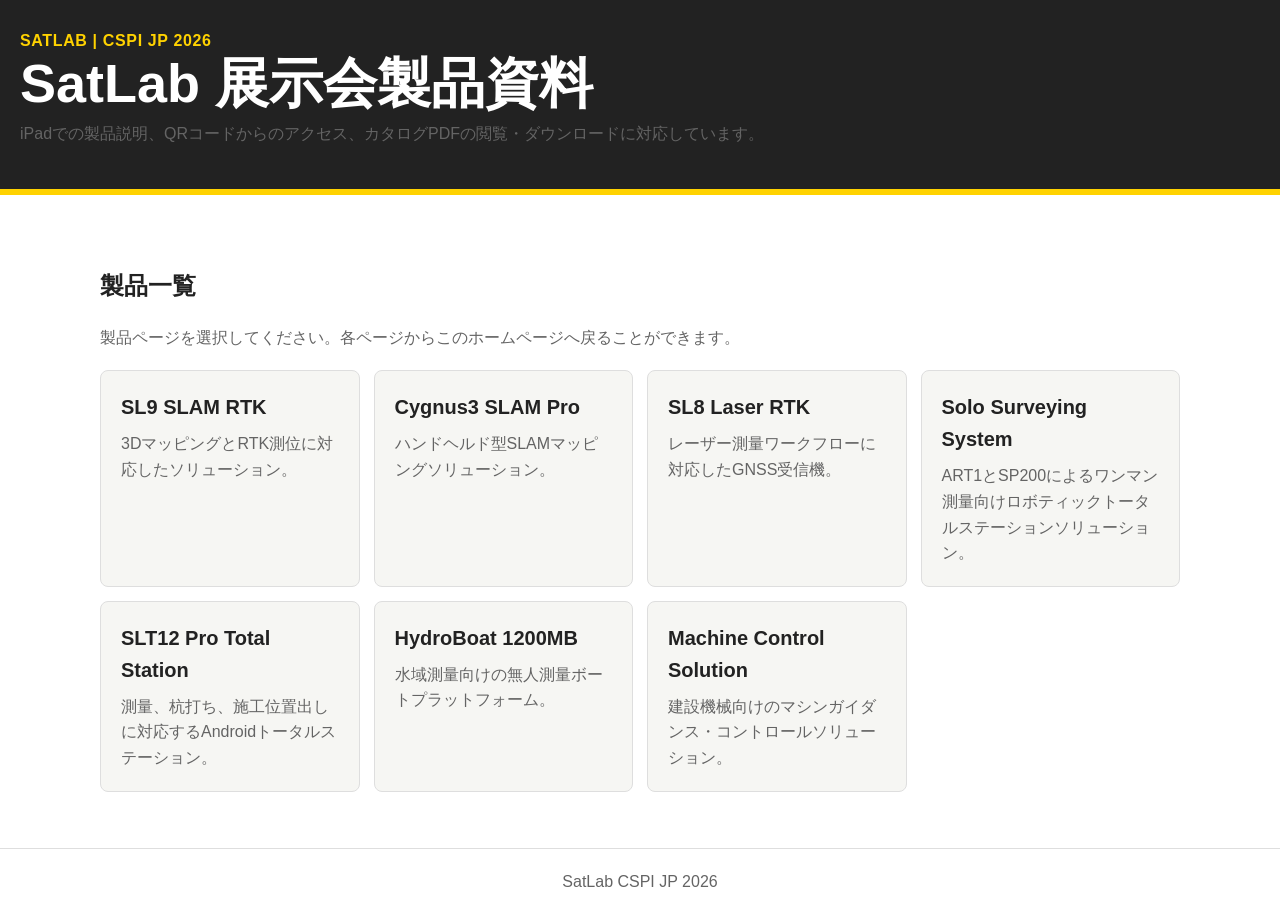
<file: index.html>
<!doctype html>
<html lang="ja">
  <head>
    <meta charset="utf-8">
    <meta name="viewport" content="width=device-width, initial-scale=1">
    <title>CSPI JP 2026 | SatLab 製品資料</title>
    <style>
      :root {
        color-scheme: light;
        --yellow: #ffd200;
        --ink: #222;
        --muted: #646464;
        --line: #dedede;
        --paper: #fff;
        --soft: #f6f6f3;
      }
      * { box-sizing: border-box; }
      body {
        margin: 0;
        font-family: Arial, "Helvetica Neue", sans-serif;
        color: var(--ink);
        background: var(--paper);
        line-height: 1.6;
      }
      header {
        background: var(--ink);
        color: #fff;
        padding: 28px 20px;
        border-bottom: 6px solid var(--yellow);
      }
      main {
        width: min(1080px, calc(100% - 32px));
        margin: 0 auto;
        padding: 36px 0 56px;
      }
      h1 { margin: 0 0 8px; font-size: clamp(30px, 5vw, 54px); line-height: 1.1; }
      h2 { margin-top: 36px; font-size: 24px; }
      p { color: var(--muted); margin: 0 0 14px; }
      .eyebrow { color: var(--yellow); font-weight: 700; letter-spacing: .04em; text-transform: uppercase; }
      .grid {
        display: grid;
        grid-template-columns: repeat(auto-fit, minmax(230px, 1fr));
        gap: 14px;
        margin-top: 20px;
      }
      a.card {
        display: block;
        min-height: 138px;
        padding: 20px;
        border: 1px solid var(--line);
        border-radius: 8px;
        background: var(--soft);
        color: inherit;
        text-decoration: none;
      }
      a.card strong { display: block; font-size: 20px; margin-bottom: 8px; }
      a.card span { color: var(--muted); }
      a.card:hover { border-color: var(--yellow); background: #fff9d8; }
      footer {
        border-top: 1px solid var(--line);
        padding: 20px;
        color: var(--muted);
        text-align: center;
      }
    </style>
  </head>
  <body>
    <header>
      <div class="eyebrow">satlab | CSPI JP 2026</div>
      <h1>SatLab 展示会製品資料</h1>
      <p>iPadでの製品説明、QRコードからのアクセス、カタログPDFの閲覧・ダウンロードに対応しています。</p>
    </header>
    <main>
      <h2>製品一覧</h2>
      <p>製品ページを選択してください。各ページからこのホームページへ戻ることができます。</p>
      <section class="grid" aria-label="製品ページへのリンク">
        <a class="card" href="satlab/sl9-slam-rtk/"><strong>SL9 SLAM RTK</strong><span>3DマッピングとRTK測位に対応したソリューション。</span></a>
        <a class="card" href="satlab/cygnus3-slam-pro/"><strong>Cygnus3 SLAM Pro</strong><span>ハンドヘルド型SLAMマッピングソリューション。</span></a>
        <a class="card" href="satlab/sl8-laser-rtk/"><strong>SL8 Laser RTK</strong><span>レーザー測量ワークフローに対応したGNSS受信機。</span></a>
        <a class="card" href="satlab/ats1/"><strong>Solo Surveying System</strong><span>ART1とSP200によるワンマン測量向けロボティックトータルステーションソリューション。</span></a>
        <a class="card" href="satlab/slt12-android-total-station/"><strong>SLT12 Pro Total Station</strong><span>測量、杭打ち、施工位置出しに対応するAndroidトータルステーション。</span></a>
        <a class="card" href="satlab/hydroboat-1200mb/"><strong>HydroBoat 1200MB</strong><span>水域測量向けの無人測量ボートプラットフォーム。</span></a>
        <a class="card" href="satlab/machine-control-solution/"><strong>Machine Control Solution</strong><span>建設機械向けのマシンガイダンス・コントロールソリューション。</span></a>
      </section>
    </main>
    <footer>SatLab CSPI JP 2026</footer>
  </body>
</html>
</file>
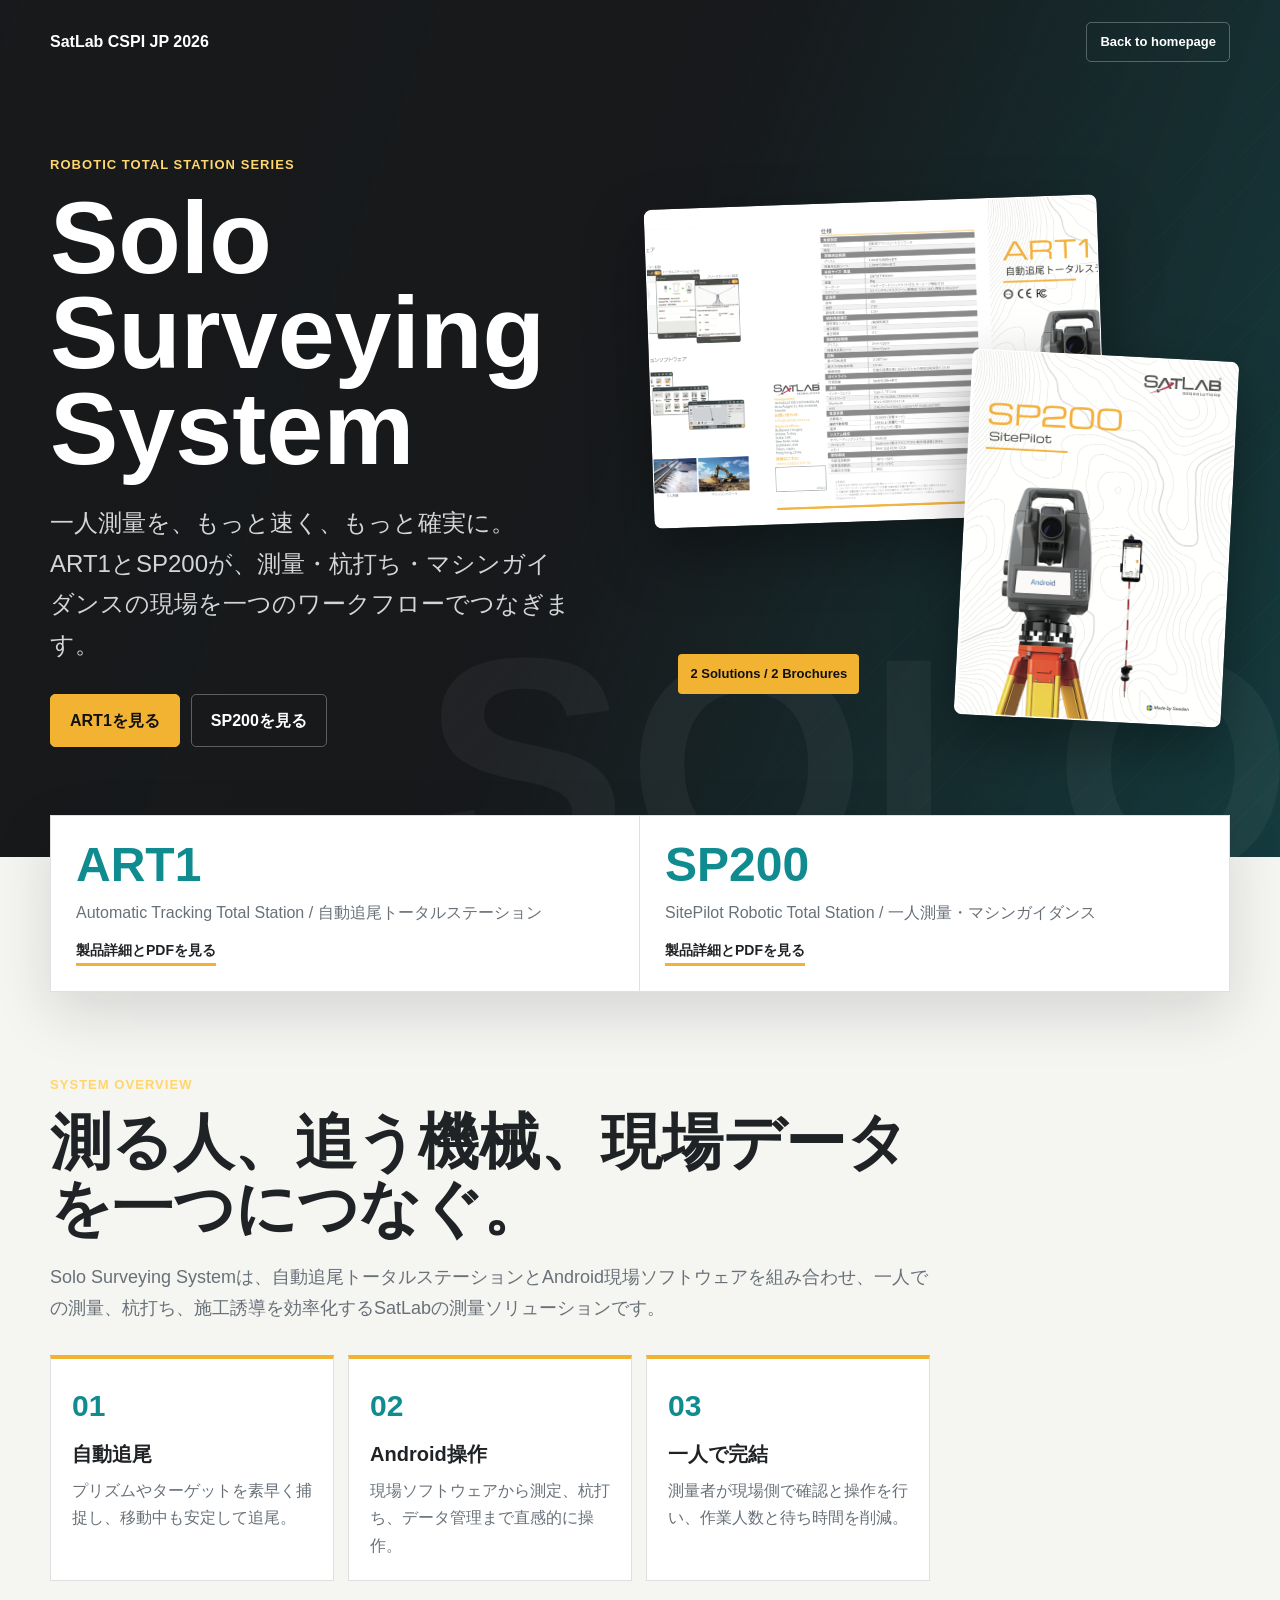
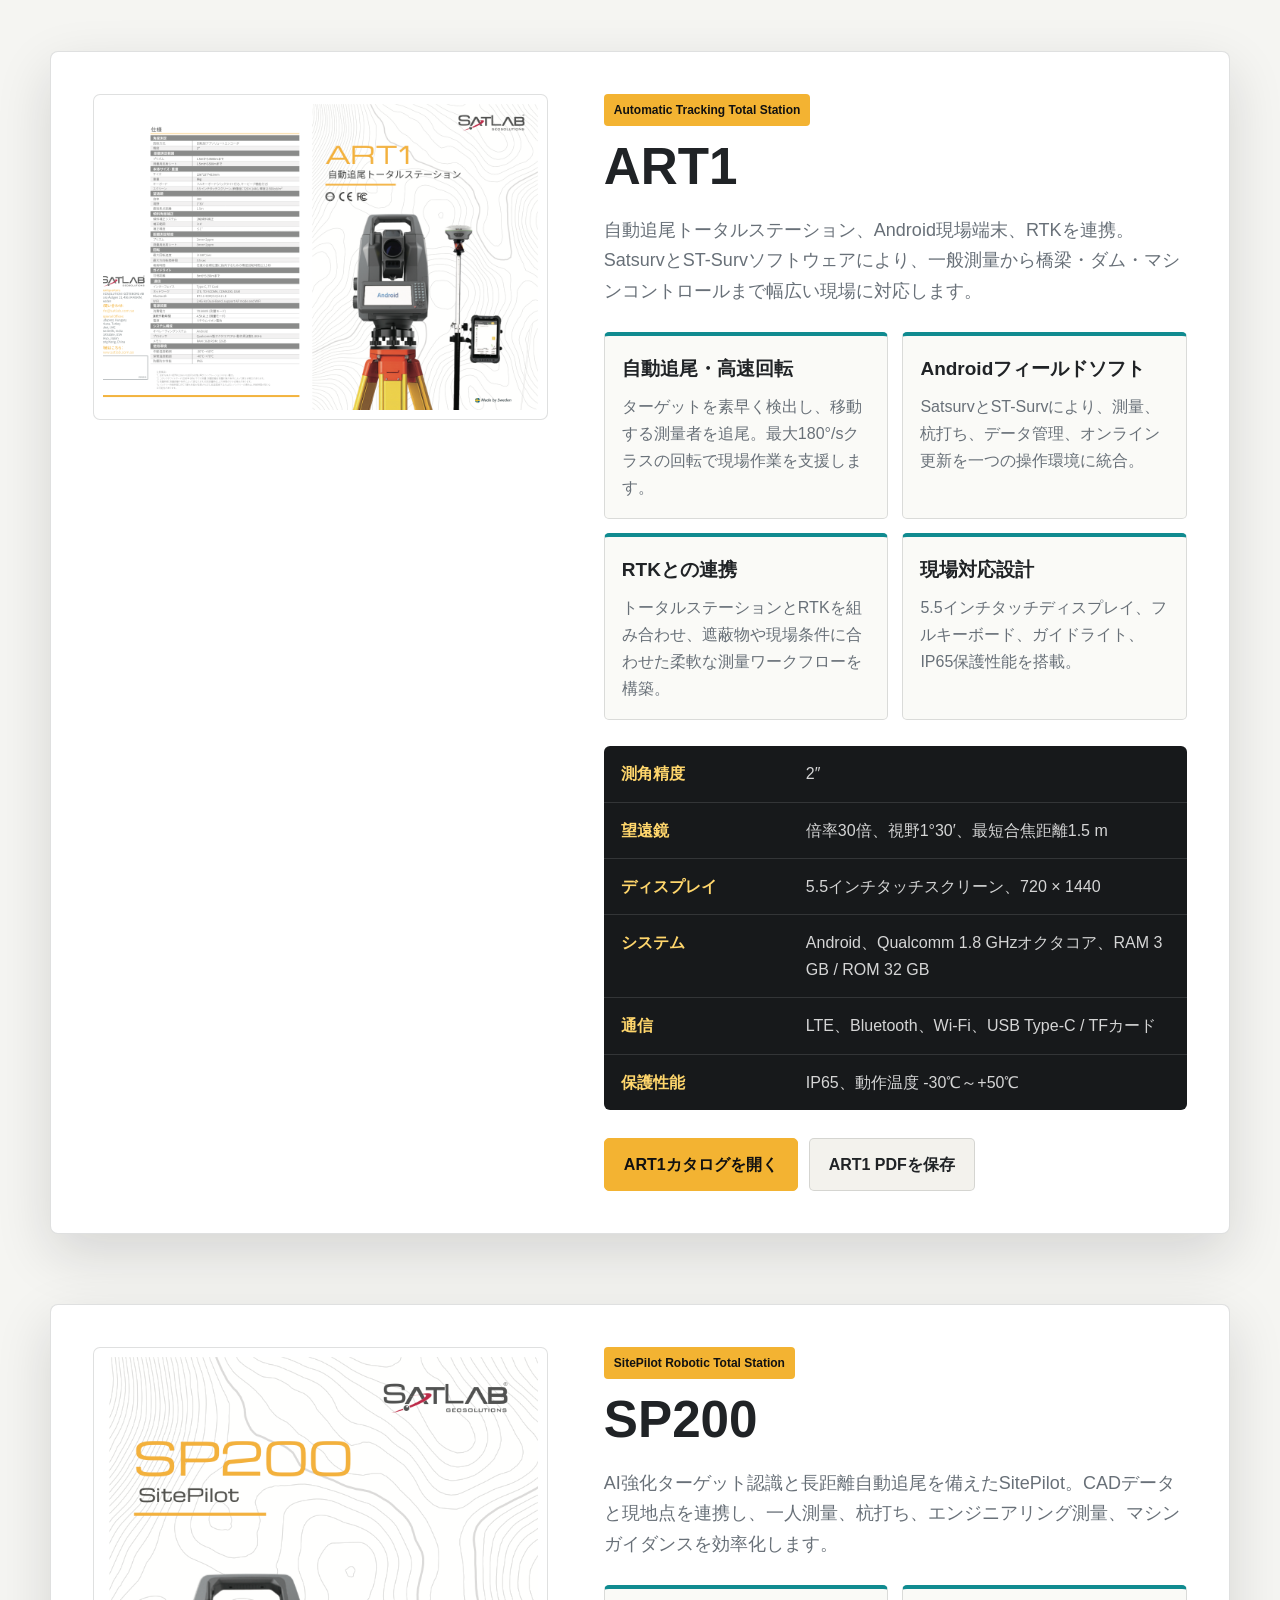
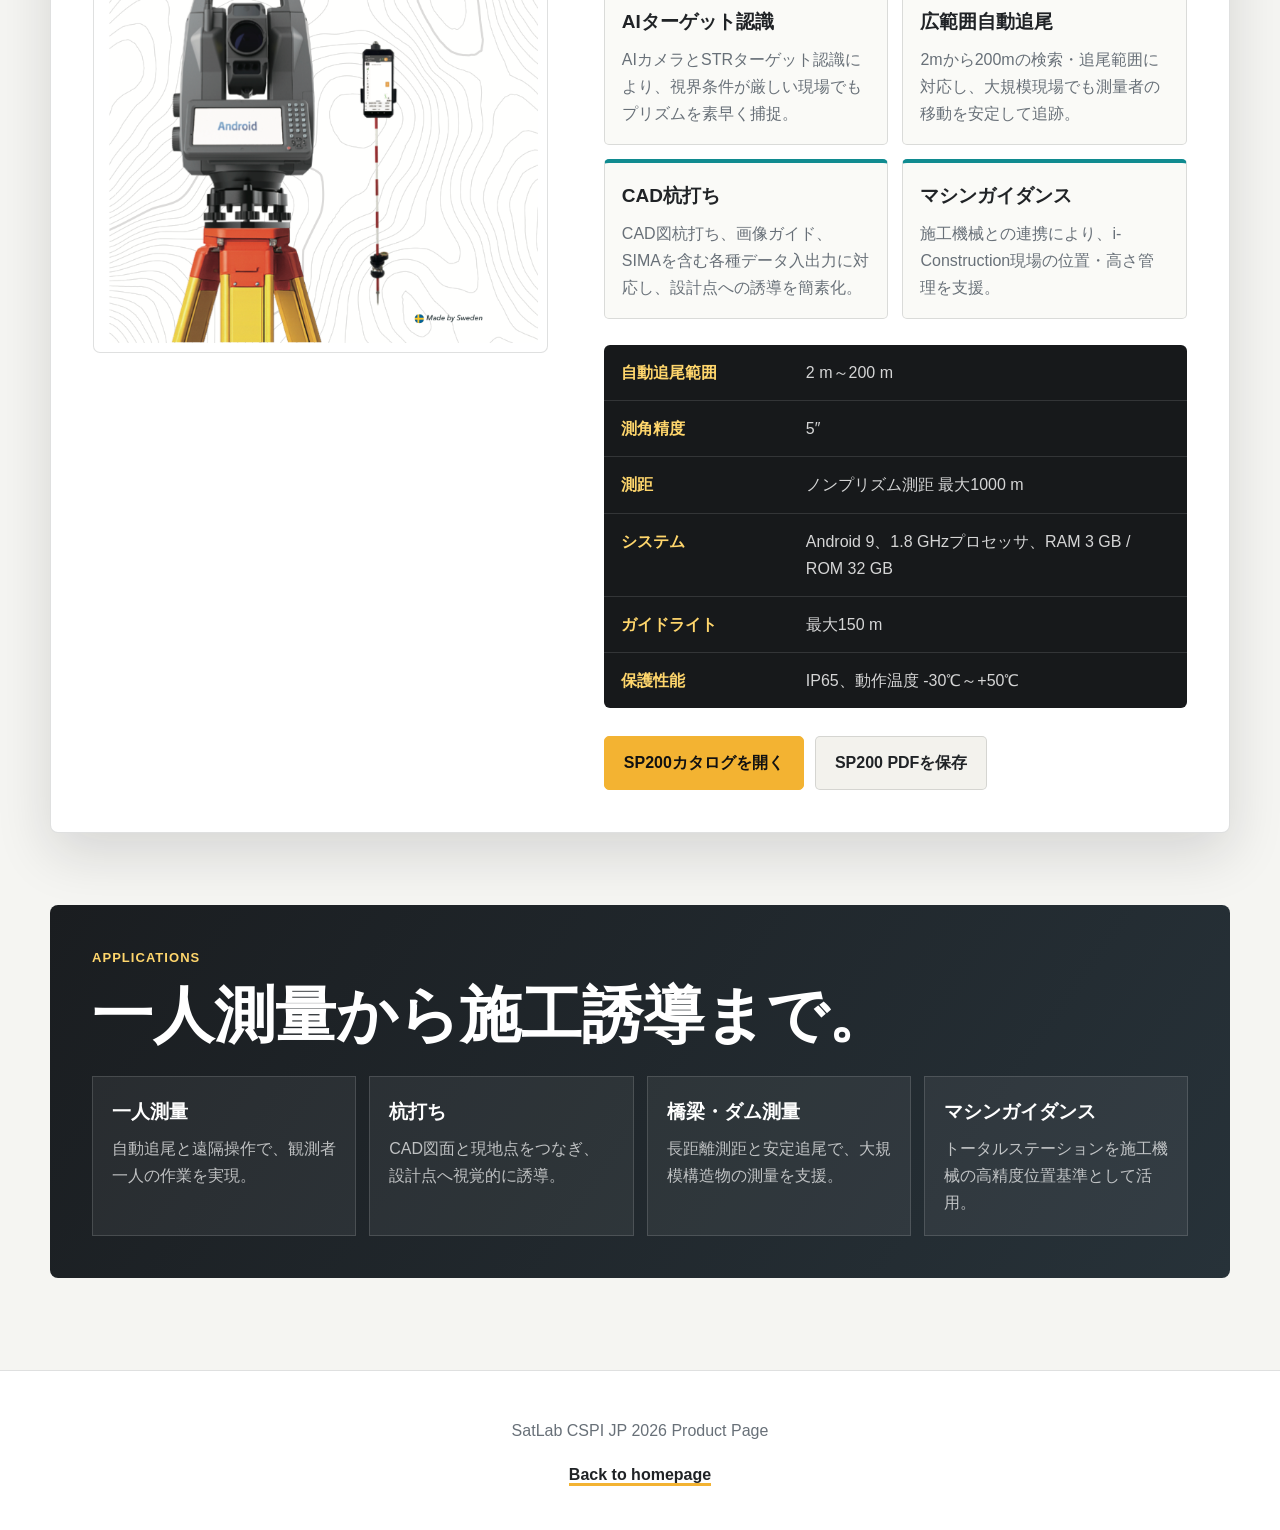
<file: satlab/ats1/index.html>
<!doctype html>
<html lang="ja">
<head>
  <meta charset="utf-8">
  <meta name="viewport" content="width=device-width, initial-scale=1">
  <meta name="description" content="SatLab Solo Surveying System: ART1 and SP200 robotic total station solutions for one-person surveying.">
  <title>Solo Surveying System | SatLab CSPI JP 2026</title>
  <style>
    :root {
      color-scheme: light;
      --yellow: #f3b332;
      --yellow-soft: #ffd66c;
      --ink: #202326;
      --dark: #17191b;
      --paper: #f5f5f2;
      --white: #fff;
      --muted: #687078;
      --line: rgba(32, 35, 38, .14);
      --teal: #108b90;
      --shadow: 0 20px 55px rgba(20, 24, 28, .14);
    }

    * { box-sizing: border-box; }
    html { scroll-behavior: smooth; }
    body {
      margin: 0;
      color: var(--ink);
      background: var(--paper);
      font-family: Arial, "Helvetica Neue", sans-serif;
      line-height: 1.7;
    }
    a { color: inherit; text-decoration: none; }
    img { display: block; max-width: 100%; }
    .shell { width: min(1180px, calc(100% - 36px)); margin: 0 auto; }

    .hero {
      position: relative;
      min-height: 88svh;
      overflow: hidden;
      color: var(--white);
      background: var(--dark);
    }
    .hero::before {
      position: absolute;
      inset: 0;
      content: "";
      background:
        linear-gradient(110deg, rgba(23, 25, 27, .98) 0%, rgba(23, 25, 27, .9) 48%, rgba(16, 139, 144, .3) 100%),
        repeating-linear-gradient(135deg, transparent 0 25px, rgba(255,255,255,.025) 25px 26px);
    }
    .hero::after {
      position: absolute;
      right: -1vw;
      bottom: -2vw;
      content: "SOLO";
      color: rgba(255,255,255,.045);
      font-size: clamp(130px, 24vw, 350px);
      font-weight: 900;
      line-height: .76;
    }
    .nav {
      position: relative;
      z-index: 2;
      display: flex;
      align-items: center;
      justify-content: space-between;
      padding: 22px 0;
      font-weight: 800;
    }
    .nav a {
      padding: 8px 13px;
      border: 1px solid rgba(255,255,255,.28);
      border-radius: 5px;
      font-size: 13px;
    }
    .hero-grid {
      position: relative;
      z-index: 1;
      display: grid;
      grid-template-columns: minmax(0, .9fr) minmax(430px, 1fr);
      gap: clamp(34px, 6vw, 82px);
      align-items: center;
      padding: 70px 0 110px;
    }
    .eyebrow,
    .kicker {
      margin: 0 0 14px;
      color: var(--yellow-soft);
      font-size: 13px;
      font-weight: 900;
      letter-spacing: .08em;
      text-transform: uppercase;
    }
    h1 {
      max-width: 720px;
      margin: 0;
      font-size: clamp(52px, 8vw, 104px);
      line-height: .93;
    }
    .lead {
      max-width: 650px;
      margin: 27px 0 0;
      color: rgba(255,255,255,.82);
      font-size: clamp(18px, 2vw, 24px);
    }
    .hero-actions,
    .actions {
      display: flex;
      flex-wrap: wrap;
      gap: 11px;
      margin-top: 28px;
    }
    .button {
      display: inline-flex;
      min-height: 50px;
      align-items: center;
      justify-content: center;
      padding: 12px 19px;
      border: 1px solid var(--line);
      border-radius: 5px;
      font-weight: 900;
    }
    .button-primary { border-color: var(--yellow); background: var(--yellow); color: #111; }
    .button-dark { border-color: rgba(255,255,255,.3); color: #fff; }
    .button-secondary { background: #f3f2ed; }
    .hero-visual {
      position: relative;
      min-height: 540px;
    }
    .visual-card {
      position: absolute;
      overflow: hidden;
      border: 1px solid rgba(255,255,255,.2);
      border-radius: 8px;
      background: #fff;
      box-shadow: 0 24px 60px rgba(0,0,0,.34);
    }
    .visual-card img { width: 100%; height: 100%; object-fit: cover; object-position: center; }
    .visual-card.art1 {
      top: 4%;
      left: 0;
      width: 78%;
      aspect-ratio: 1.42;
      transform: rotate(-2deg);
    }
    .visual-card.sp200 {
      right: 0;
      bottom: 0;
      width: 46%;
      aspect-ratio: .73;
      transform: rotate(3deg);
    }
    .visual-label {
      position: absolute;
      z-index: 3;
      left: 5%;
      bottom: 5%;
      padding: 9px 12px;
      border-radius: 4px;
      color: #111;
      background: var(--yellow);
      font-size: 13px;
      font-weight: 900;
    }

    .system-nav {
      position: relative;
      z-index: 3;
      display: grid;
      grid-template-columns: repeat(2, minmax(0, 1fr));
      margin-top: -42px;
      border: 1px solid var(--line);
      background: var(--white);
      box-shadow: var(--shadow);
    }
    .system-nav a {
      min-height: 150px;
      padding: 25px;
      border-right: 1px solid var(--line);
    }
    .system-nav a:last-child { border-right: 0; }
    .system-nav strong {
      display: block;
      color: var(--teal);
      font-size: clamp(30px, 4vw, 48px);
      line-height: 1;
    }
    .system-nav span { display: block; margin-top: 10px; color: var(--muted); }
    .system-nav b {
      display: inline-block;
      margin-top: 13px;
      border-bottom: 3px solid var(--yellow);
      font-size: 14px;
    }

    main { padding: 82px 0 92px; }
    .overview { max-width: 880px; }
    h2 {
      margin: 0;
      font-size: clamp(35px, 5vw, 61px);
      line-height: 1.08;
    }
    .intro { margin: 20px 0 0; color: var(--muted); font-size: 18px; }
    .workflow {
      display: grid;
      grid-template-columns: repeat(3, minmax(0, 1fr));
      gap: 14px;
      margin-top: 32px;
    }
    .workflow article {
      min-height: 180px;
      padding: 21px;
      border: 1px solid var(--line);
      border-top: 4px solid var(--yellow);
      background: #fff;
    }
    .workflow strong { display: block; color: var(--teal); font-size: 30px; }
    .workflow h3 { margin: 6px 0; font-size: 20px; }
    .workflow p { margin: 0; color: var(--muted); }

    .product {
      margin-top: 70px;
      padding: clamp(22px, 4vw, 42px);
      border: 1px solid var(--line);
      border-radius: 8px;
      background: var(--white);
      box-shadow: var(--shadow);
    }
    .product-grid {
      display: grid;
      grid-template-columns: minmax(310px, .78fr) 1fr;
      gap: clamp(28px, 5vw, 56px);
      align-items: start;
    }
    .cover {
      position: sticky;
      top: 18px;
      margin: 0;
      padding: 9px;
      border: 1px solid var(--line);
      border-radius: 7px;
      background: #fff;
    }
    .cover img { width: 100%; border-radius: 4px; }
    .cover.art1-cover img { aspect-ratio: 1.42; object-fit: cover; object-position: right center; }
    .label {
      display: inline-flex;
      margin-bottom: 13px;
      padding: 6px 10px;
      border-radius: 4px;
      color: #111;
      background: var(--yellow);
      font-size: 12px;
      font-weight: 900;
    }
    .product h2 { font-size: clamp(34px, 4vw, 54px); }
    .feature-grid {
      display: grid;
      grid-template-columns: repeat(2, minmax(0, 1fr));
      gap: 14px;
      margin: 26px 0;
    }
    .feature {
      padding: 17px;
      border: 1px solid var(--line);
      border-top: 4px solid var(--teal);
      border-radius: 5px;
      background: #fafaf7;
    }
    .feature h3 { margin: 0 0 7px; font-size: 19px; }
    .feature p,
    .feature ul { margin: 0; color: var(--muted); }
    .feature ul { padding-left: 18px; }
    .specs {
      margin: 0;
      overflow: hidden;
      border-radius: 6px;
      color: #fff;
      background: var(--dark);
    }
    .spec {
      display: grid;
      grid-template-columns: 170px 1fr;
      gap: 15px;
      padding: 14px 17px;
      border-bottom: 1px solid rgba(255,255,255,.12);
    }
    .spec:last-child { border-bottom: 0; }
    .spec dt { color: var(--yellow-soft); font-weight: 900; }
    .spec dd { margin: 0; color: rgba(255,255,255,.82); }

    .applications {
      margin-top: 72px;
      padding: clamp(24px, 4vw, 42px);
      border-radius: 8px;
      color: #fff;
      background: linear-gradient(125deg, #1a1d20, #273239);
    }
    .application-grid {
      display: grid;
      grid-template-columns: repeat(4, minmax(0, 1fr));
      gap: 13px;
      margin-top: 27px;
    }
    .application-grid article {
      min-height: 145px;
      padding: 19px;
      border: 1px solid rgba(255,255,255,.14);
      background: rgba(255,255,255,.06);
    }
    .application-grid h3 { margin: 0 0 7px; font-size: 19px; }
    .application-grid p { margin: 0; color: rgba(255,255,255,.7); }
    footer {
      padding: 30px 20px 42px;
      border-top: 1px solid var(--line);
      text-align: center;
      color: var(--muted);
      background: #fff;
    }
    footer a { color: var(--ink); font-weight: 900; border-bottom: 3px solid var(--yellow); }

    @media (max-width: 920px) {
      .hero-grid,
      .product-grid { grid-template-columns: 1fr; }
      .hero-visual { min-height: 520px; max-width: 720px; }
      .workflow,
      .application-grid { grid-template-columns: repeat(2, minmax(0, 1fr)); }
      .cover { position: static; max-width: 680px; }
    }
    @media (max-width: 600px) {
      .nav a { display: none; }
      .hero { min-height: 0; }
      .nav { padding: 16px 0; }
      .hero-grid { gap: 20px; padding: 28px 0 72px; }
      h1 { font-size: 44px; }
      .lead { margin-top: 17px; font-size: 16px; }
      .hero-actions { display: flex; margin-top: 20px; }
      .hero-actions .button { width: auto; min-height: 45px; padding: 10px 14px; }
      .hero-visual { min-height: 230px; }
      .visual-card.art1 { top: 0; width: 80%; }
      .visual-card.sp200 { width: 36%; }
      .visual-label { left: 2%; bottom: 0; padding: 6px 9px; font-size: 11px; }
      .system-nav,
      .workflow,
      .feature-grid,
      .application-grid { grid-template-columns: 1fr; }
      .system-nav a { min-height: auto; border-right: 0; border-bottom: 1px solid var(--line); }
      .system-nav a:last-child { border-bottom: 0; }
      .spec { grid-template-columns: 1fr; gap: 4px; }
      .hero-actions,
      .actions { display: grid; }
      .button { width: 100%; }
    }
  </style>
</head>
<body>
  <header class="hero">
    <nav class="nav shell" aria-label="Page navigation">
      <div>SatLab CSPI JP 2026</div>
      <a href="../../index.html">Back to homepage</a>
    </nav>
    <div class="hero-grid shell">
      <div>
        <p class="eyebrow">Robotic Total Station Series</p>
        <h1>Solo Surveying System</h1>
        <p class="lead">一人測量を、もっと速く、もっと確実に。ART1とSP200が、測量・杭打ち・マシンガイダンスの現場を一つのワークフローでつなぎます。</p>
        <div class="hero-actions">
          <a class="button button-primary" href="#art1">ART1を見る</a>
          <a class="button button-dark" href="#sp200">SP200を見る</a>
        </div>
      </div>
      <div class="hero-visual" aria-label="ART1 and SP200 brochure covers">
        <div class="visual-card art1">
          <img src="art1-cover.png" alt="ART1 brochure cover">
        </div>
        <div class="visual-card sp200">
          <img src="sp200-cover.png" alt="SP200 brochure cover">
        </div>
        <span class="visual-label">2 Solutions / 2 Brochures</span>
      </div>
    </div>
  </header>

  <nav class="system-nav shell" aria-label="Solo Surveying products">
    <a href="#art1">
      <strong>ART1</strong>
      <span>Automatic Tracking Total Station / 自動追尾トータルステーション</span>
      <b>製品詳細とPDFを見る</b>
    </a>
    <a href="#sp200">
      <strong>SP200</strong>
      <span>SitePilot Robotic Total Station / 一人測量・マシンガイダンス</span>
      <b>製品詳細とPDFを見る</b>
    </a>
  </nav>

  <main class="shell">
    <section class="overview">
      <p class="kicker">System Overview</p>
      <h2>測る人、追う機械、現場データを一つにつなぐ。</h2>
      <p class="intro">Solo Surveying Systemは、自動追尾トータルステーションとAndroid現場ソフトウェアを組み合わせ、一人での測量、杭打ち、施工誘導を効率化するSatLabの測量ソリューションです。</p>
      <div class="workflow">
        <article>
          <strong>01</strong>
          <h3>自動追尾</h3>
          <p>プリズムやターゲットを素早く捕捉し、移動中も安定して追尾。</p>
        </article>
        <article>
          <strong>02</strong>
          <h3>Android操作</h3>
          <p>現場ソフトウェアから測定、杭打ち、データ管理まで直感的に操作。</p>
        </article>
        <article>
          <strong>03</strong>
          <h3>一人で完結</h3>
          <p>測量者が現場側で確認と操作を行い、作業人数と待ち時間を削減。</p>
        </article>
      </div>
    </section>

    <section class="product" id="art1">
      <div class="product-grid">
        <figure class="cover art1-cover">
          <img src="art1-cover.png" alt="ART1 Japanese brochure">
        </figure>
        <div>
          <span class="label">Automatic Tracking Total Station</span>
          <h2>ART1</h2>
          <p class="intro">自動追尾トータルステーション、Android現場端末、RTKを連携。SatsurvとST-Survソフトウェアにより、一般測量から橋梁・ダム・マシンコントロールまで幅広い現場に対応します。</p>
          <div class="feature-grid">
            <article class="feature">
              <h3>自動追尾・高速回転</h3>
              <p>ターゲットを素早く検出し、移動する測量者を追尾。最大180°/sクラスの回転で現場作業を支援します。</p>
            </article>
            <article class="feature">
              <h3>Androidフィールドソフト</h3>
              <p>SatsurvとST-Survにより、測量、杭打ち、データ管理、オンライン更新を一つの操作環境に統合。</p>
            </article>
            <article class="feature">
              <h3>RTKとの連携</h3>
              <p>トータルステーションとRTKを組み合わせ、遮蔽物や現場条件に合わせた柔軟な測量ワークフローを構築。</p>
            </article>
            <article class="feature">
              <h3>現場対応設計</h3>
              <p>5.5インチタッチディスプレイ、フルキーボード、ガイドライト、IP65保護性能を搭載。</p>
            </article>
          </div>
          <dl class="specs">
            <div class="spec"><dt>測角精度</dt><dd>2″</dd></div>
            <div class="spec"><dt>望遠鏡</dt><dd>倍率30倍、視野1°30′、最短合焦距離1.5 m</dd></div>
            <div class="spec"><dt>ディスプレイ</dt><dd>5.5インチタッチスクリーン、720 × 1440</dd></div>
            <div class="spec"><dt>システム</dt><dd>Android、Qualcomm 1.8 GHzオクタコア、RAM 3 GB / ROM 32 GB</dd></div>
            <div class="spec"><dt>通信</dt><dd>LTE、Bluetooth、Wi-Fi、USB Type-C / TFカード</dd></div>
            <div class="spec"><dt>保護性能</dt><dd>IP65、動作温度 -30℃～+50℃</dd></div>
          </dl>
          <div class="actions">
            <a class="button button-primary" href="art1-brochure-jp.pdf" target="_blank" rel="noopener">ART1カタログを開く</a>
            <a class="button button-secondary" href="art1-brochure-jp.pdf" download>ART1 PDFを保存</a>
          </div>
        </div>
      </div>
    </section>

    <section class="product" id="sp200">
      <div class="product-grid">
        <figure class="cover">
          <img src="sp200-cover.png" alt="SP200 SitePilot Japanese brochure">
        </figure>
        <div>
          <span class="label">SitePilot Robotic Total Station</span>
          <h2>SP200</h2>
          <p class="intro">AI強化ターゲット認識と長距離自動追尾を備えたSitePilot。CADデータと現地点を連携し、一人測量、杭打ち、エンジニアリング測量、マシンガイダンスを効率化します。</p>
          <div class="feature-grid">
            <article class="feature">
              <h3>AIターゲット認識</h3>
              <p>AIカメラとSTRターゲット認識により、視界条件が厳しい現場でもプリズムを素早く捕捉。</p>
            </article>
            <article class="feature">
              <h3>広範囲自動追尾</h3>
              <p>2mから200mの検索・追尾範囲に対応し、大規模現場でも測量者の移動を安定して追跡。</p>
            </article>
            <article class="feature">
              <h3>CAD杭打ち</h3>
              <p>CAD図杭打ち、画像ガイド、SIMAを含む各種データ入出力に対応し、設計点への誘導を簡素化。</p>
            </article>
            <article class="feature">
              <h3>マシンガイダンス</h3>
              <p>施工機械との連携により、i-Construction現場の位置・高さ管理を支援。</p>
            </article>
          </div>
          <dl class="specs">
            <div class="spec"><dt>自動追尾範囲</dt><dd>2 m～200 m</dd></div>
            <div class="spec"><dt>測角精度</dt><dd>5″</dd></div>
            <div class="spec"><dt>測距</dt><dd>ノンプリズム測距 最大1000 m</dd></div>
            <div class="spec"><dt>システム</dt><dd>Android 9、1.8 GHzプロセッサ、RAM 3 GB / ROM 32 GB</dd></div>
            <div class="spec"><dt>ガイドライト</dt><dd>最大150 m</dd></div>
            <div class="spec"><dt>保護性能</dt><dd>IP65、動作温度 -30℃～+50℃</dd></div>
          </dl>
          <div class="actions">
            <a class="button button-primary" href="sp200-brochure-jp.pdf" target="_blank" rel="noopener">SP200カタログを開く</a>
            <a class="button button-secondary" href="sp200-brochure-jp.pdf" download>SP200 PDFを保存</a>
          </div>
        </div>
      </div>
    </section>

    <section class="applications">
      <p class="kicker">Applications</p>
      <h2>一人測量から施工誘導まで。</h2>
      <div class="application-grid">
        <article>
          <h3>一人測量</h3>
          <p>自動追尾と遠隔操作で、観測者一人の作業を実現。</p>
        </article>
        <article>
          <h3>杭打ち</h3>
          <p>CAD図面と現地点をつなぎ、設計点へ視覚的に誘導。</p>
        </article>
        <article>
          <h3>橋梁・ダム測量</h3>
          <p>長距離測距と安定追尾で、大規模構造物の測量を支援。</p>
        </article>
        <article>
          <h3>マシンガイダンス</h3>
          <p>トータルステーションを施工機械の高精度位置基準として活用。</p>
        </article>
      </div>
    </section>
  </main>

  <footer>
    <p>SatLab CSPI JP 2026 Product Page</p>
    <a href="../../index.html">Back to homepage</a>
  </footer>
</body>
</html>
</file>
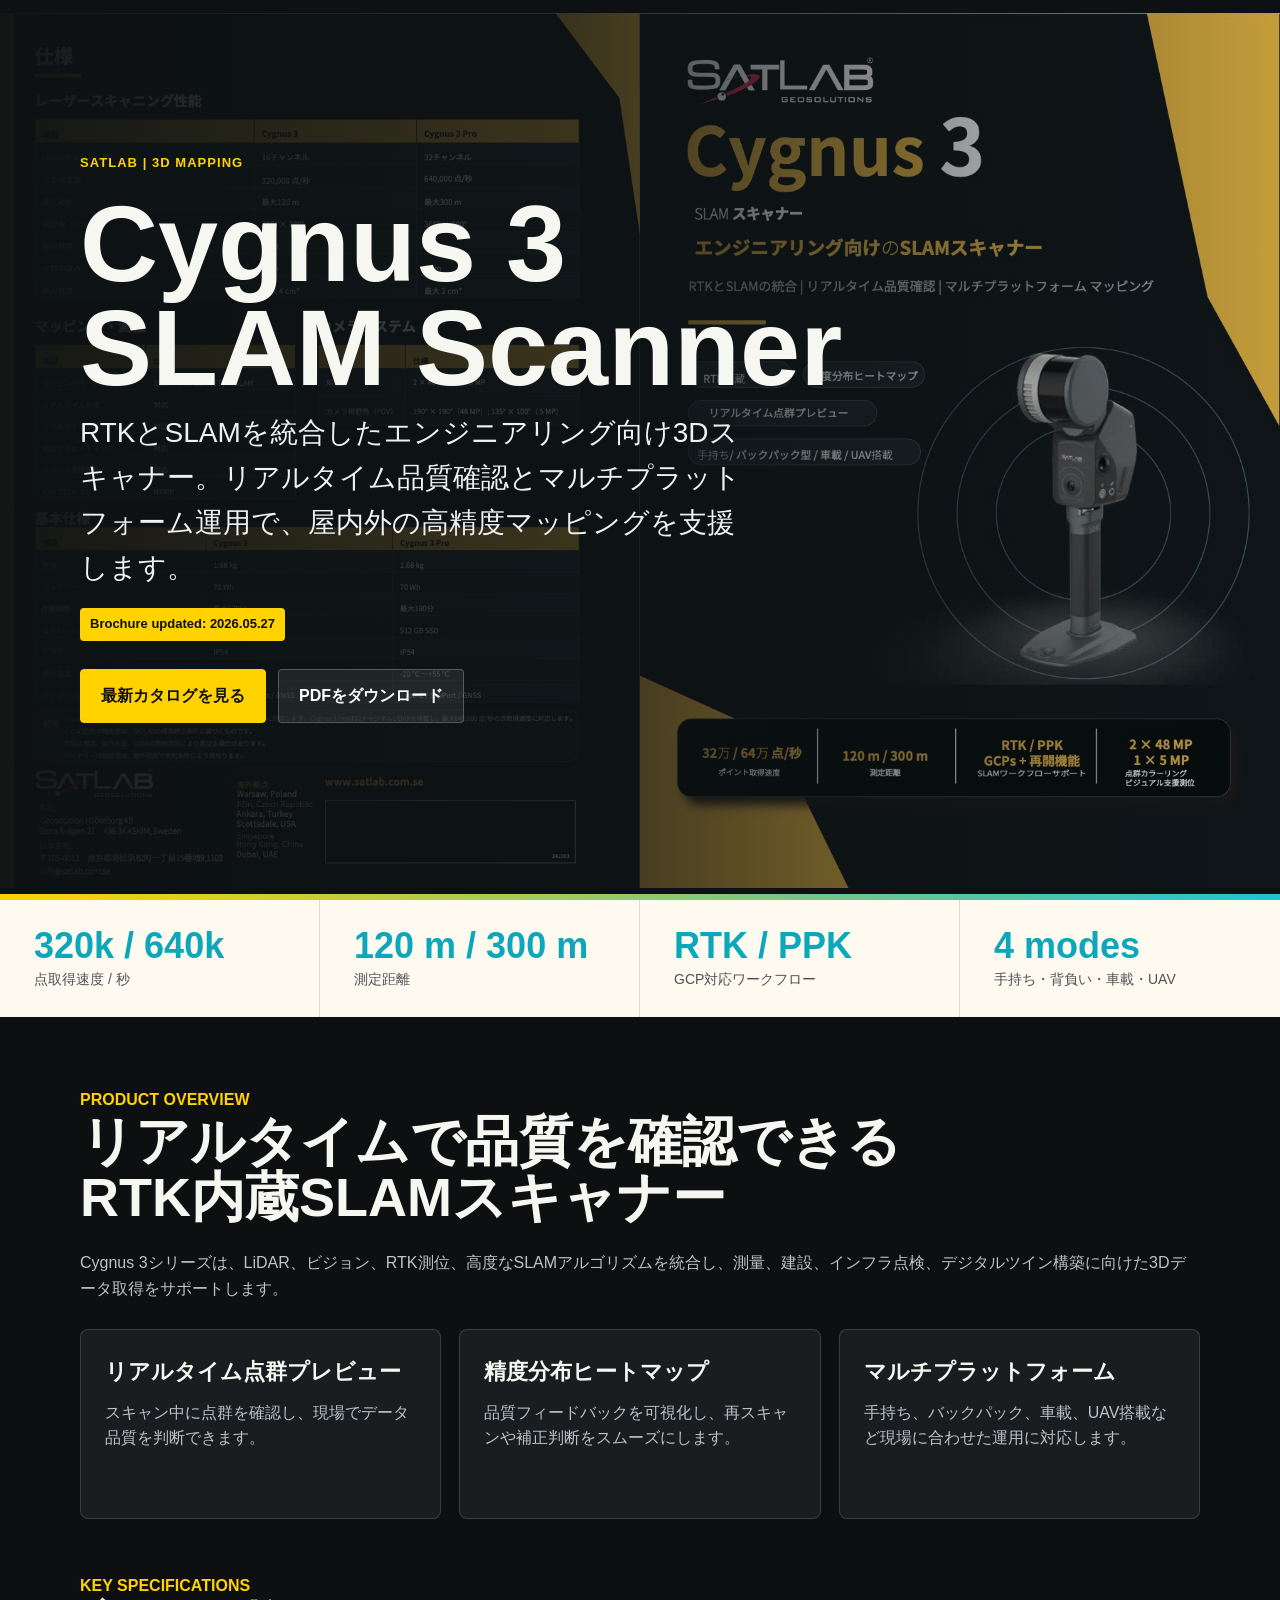
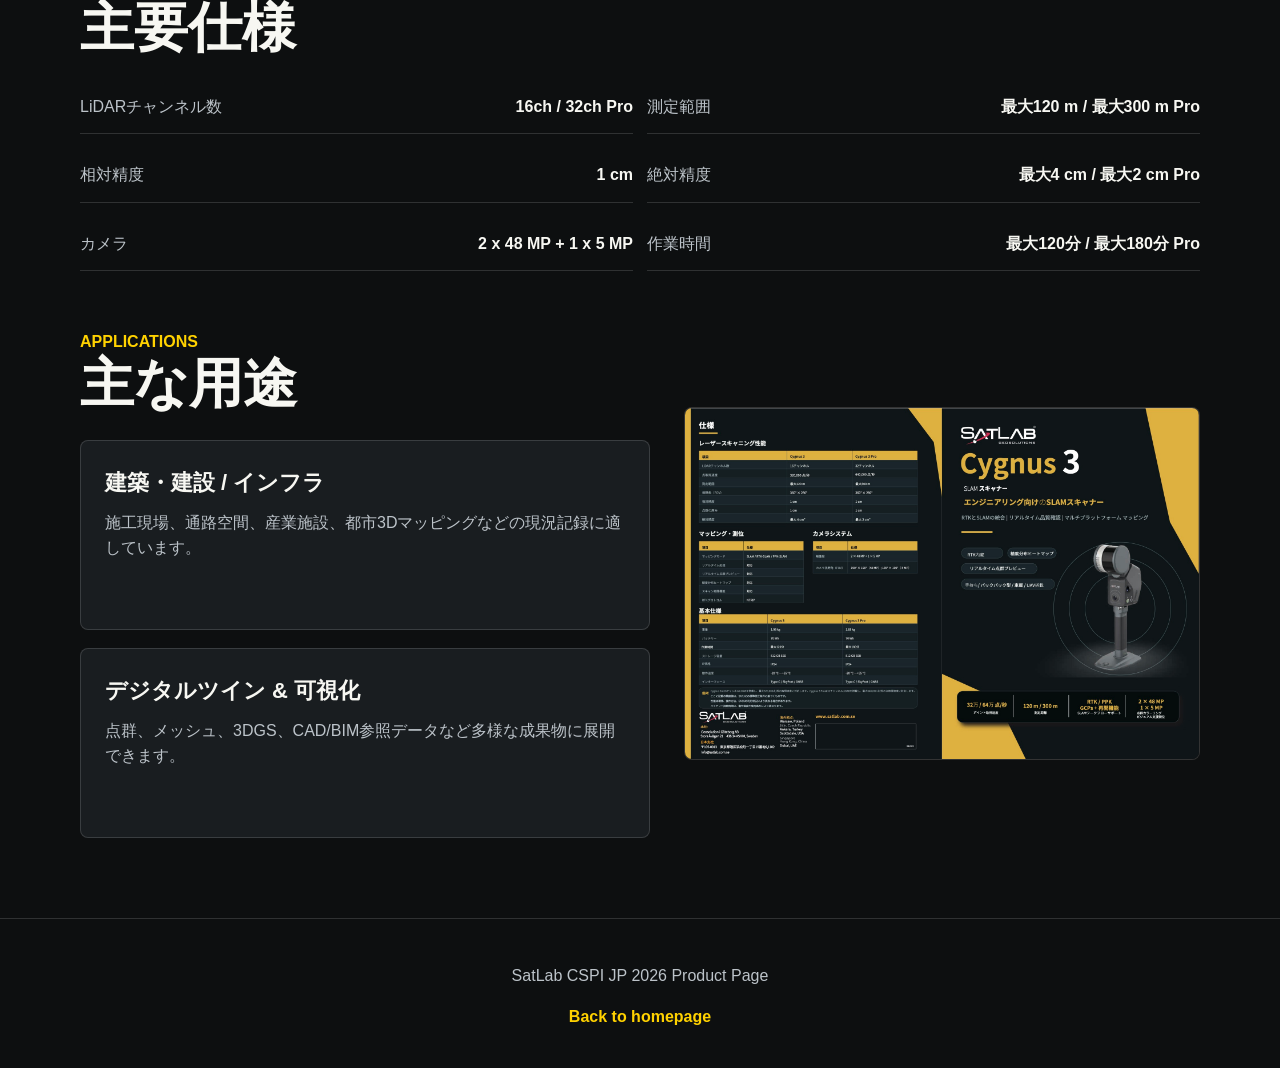
<file: satlab/cygnus3-slam-pro/index.html>
<!doctype html>
<html lang="ja">
<head>
  <meta charset="utf-8">
  <meta name="viewport" content="width=device-width, initial-scale=1">
  <meta name="description" content="Cygnus 3 and Cygnus 3 Pro SLAM scanner product page for SatLab CSPI JP 2026.">
  <title>Cygnus 3 SLAM Scanner | SatLab CSPI JP 2026</title>
  <style>
    :root{color-scheme:dark;--yellow:#ffd200;--cyan:#22c1d6;--bg:#0d1113;--panel:#191d20;--line:rgba(255,255,255,.14);--text:#f7f7f2;--muted:#bcc3c9}
    *{box-sizing:border-box}
    body{margin:0;font-family:Arial,"Helvetica Neue",sans-serif;color:var(--text);background:#0d0f10;line-height:1.6}
    a{color:inherit}
    .hero{min-height:100svh;display:grid;align-items:center;position:relative;overflow:hidden;background:var(--bg)}
    .hero:before{content:"";position:absolute;inset:0;background:linear-gradient(90deg,rgba(13,17,19,.97),rgba(13,17,19,.78) 45%,rgba(13,17,19,.12)),url("../../cygnus3-cover.jpg?v=e53f202") right center/contain no-repeat}
    .hero:after{content:"";position:absolute;left:0;right:0;bottom:0;height:6px;background:linear-gradient(90deg,var(--yellow),var(--cyan))}
    .inner,main{position:relative;width:min(1120px,calc(100% - 40px));margin:0 auto}
    .inner{padding:72px 0 96px}
    .eyebrow,.kicker{color:var(--yellow);font-weight:800}
    .eyebrow{letter-spacing:.08em;text-transform:uppercase;font-size:13px}
    h1{margin:18px 0 12px;font-size:clamp(46px,9vw,108px);line-height:.96;max-width:780px}
    h2{margin:0 0 24px;font-size:clamp(30px,5vw,54px);line-height:1.05}
    .lead{max-width:680px;color:#eef2f4;font-size:clamp(18px,2.4vw,28px);margin:0}
    .updated{display:inline-flex;margin-top:18px;color:#101112;background:var(--yellow);padding:6px 10px;border-radius:4px;font-weight:800;font-size:13px}
    .actions{display:flex;gap:12px;flex-wrap:wrap;margin-top:28px}
    .button{display:inline-flex;align-items:center;justify-content:center;min-height:48px;padding:13px 20px;border-radius:4px;text-decoration:none;font-weight:800;border:1px solid rgba(255,255,255,.24)}
    .primary{background:var(--yellow);color:#111;border-color:var(--yellow)}
    .secondary{background:rgba(255,255,255,.08);color:#fff}
    .stats{display:grid;grid-template-columns:repeat(4,minmax(0,1fr));background:#fffaf0;color:#111}
    .stat{padding:26px clamp(18px,3vw,34px);border-right:1px solid rgba(0,0,0,.12)}
    .stat:last-child{border-right:0}
    .stat strong{display:block;color:#0ca7bb;font-size:clamp(24px,4vw,36px);line-height:1.1}
    .stat span{color:#4d5156;font-size:14px}
    main{padding:70px 0 80px}
    .note{color:var(--muted);margin-bottom:28px}
    .grid{display:grid;grid-template-columns:repeat(3,minmax(0,1fr));gap:18px;margin:28px 0 54px}
    .card{background:var(--panel);border:1px solid var(--line);border-radius:8px;padding:24px;min-height:190px}
    .card h3{margin:0 0 10px;font-size:22px}
    .card p{color:var(--muted);margin:0}
    .specs{display:grid;grid-template-columns:repeat(2,minmax(0,1fr));gap:14px;margin:24px 0 58px}
    .spec{display:flex;justify-content:space-between;gap:18px;border-bottom:1px solid var(--line);padding:14px 0}
    .spec span{color:var(--muted)}
    .spec strong{text-align:right}
    .split{display:grid;grid-template-columns:1.05fr .95fr;gap:34px;align-items:center}
    .visual{background:#111;border-radius:8px;overflow:hidden;border:1px solid var(--line)}
    .visual img{display:block;width:100%;height:auto}
    footer{border-top:1px solid var(--line);padding:28px 20px 38px;text-align:center;color:var(--muted)}
    footer a{color:var(--yellow);font-weight:800;text-decoration:none}
    @media(max-width:820px){.hero{min-height:auto}.hero:before{background:linear-gradient(180deg,rgba(13,17,19,.94),rgba(13,17,19,.78) 46%,rgba(13,17,19,.98)),url("../../cygnus3-cover.jpg?v=e53f202") center bottom/92% auto no-repeat}.inner{padding:52px 0 430px}.stats,.grid,.split,.specs{grid-template-columns:1fr}.stat{border-right:0;border-bottom:1px solid rgba(0,0,0,.12)}.spec{display:block}.spec strong{text-align:left}}
  </style>
</head>
<body>
  <section class="hero">
    <div class="inner">
      <div class="eyebrow">SATLAB | 3D MAPPING</div>
      <h1>Cygnus 3 SLAM Scanner</h1>
      <p class="lead">RTKとSLAMを統合したエンジニアリング向け3Dスキャナー。リアルタイム品質確認とマルチプラットフォーム運用で、屋内外の高精度マッピングを支援します。</p>
      <div class="updated">Brochure updated: 2026.05.27</div>
      <div class="actions">
        <a class="button primary" href="../cygnus3-preview.pdf" target="_blank" rel="noopener">最新カタログを見る</a>
        <a class="button secondary" href="../cygnus3-preview.pdf" download>PDFをダウンロード</a>
      </div>
    </div>
  </section>
  <section class="stats">
    <div class="stat"><strong>320k / 640k</strong><span>点取得速度 / 秒</span></div>
    <div class="stat"><strong>120 m / 300 m</strong><span>測定距離</span></div>
    <div class="stat"><strong>RTK / PPK</strong><span>GCP対応ワークフロー</span></div>
    <div class="stat"><strong>4 modes</strong><span>手持ち・背負い・車載・UAV</span></div>
  </section>
  <main>
    <div class="kicker">PRODUCT OVERVIEW</div>
    <h2>リアルタイムで品質を確認できる<br>RTK内蔵SLAMスキャナー</h2>
    <p class="note">Cygnus 3シリーズは、LiDAR、ビジョン、RTK測位、高度なSLAMアルゴリズムを統合し、測量、建設、インフラ点検、デジタルツイン構築に向けた3Dデータ取得をサポートします。</p>
    <div class="grid">
      <article class="card"><h3>リアルタイム点群プレビュー</h3><p>スキャン中に点群を確認し、現場でデータ品質を判断できます。</p></article>
      <article class="card"><h3>精度分布ヒートマップ</h3><p>品質フィードバックを可視化し、再スキャンや補正判断をスムーズにします。</p></article>
      <article class="card"><h3>マルチプラットフォーム</h3><p>手持ち、バックパック、車載、UAV搭載など現場に合わせた運用に対応します。</p></article>
    </div>
    <div class="kicker">KEY SPECIFICATIONS</div>
    <h2>主要仕様</h2>
    <div class="specs">
      <div class="spec"><span>LiDARチャンネル数</span><strong>16ch / 32ch Pro</strong></div>
      <div class="spec"><span>測定範囲</span><strong>最大120 m / 最大300 m Pro</strong></div>
      <div class="spec"><span>相対精度</span><strong>1 cm</strong></div>
      <div class="spec"><span>絶対精度</span><strong>最大4 cm / 最大2 cm Pro</strong></div>
      <div class="spec"><span>カメラ</span><strong>2 x 48 MP + 1 x 5 MP</strong></div>
      <div class="spec"><span>作業時間</span><strong>最大120分 / 最大180分 Pro</strong></div>
    </div>
    <div class="split">
      <div>
        <div class="kicker">APPLICATIONS</div>
        <h2>主な用途</h2>
        <div class="grid" style="grid-template-columns:1fr;margin-bottom:0">
          <article class="card"><h3>建築・建設 / インフラ</h3><p>施工現場、通路空間、産業施設、都市3Dマッピングなどの現況記録に適しています。</p></article>
          <article class="card"><h3>デジタルツイン & 可視化</h3><p>点群、メッシュ、3DGS、CAD/BIM参照データなど多様な成果物に展開できます。</p></article>
        </div>
      </div>
      <div class="visual"><img src="../../cygnus3-cover.jpg?v=e53f202" alt="Cygnus 3 SLAM Scanner brochure cover"></div>
    </div>
  </main>
  <footer><p>SatLab CSPI JP 2026 Product Page</p><a href="../../index.html">Back to homepage</a></footer>
</body>
</html>
</file>
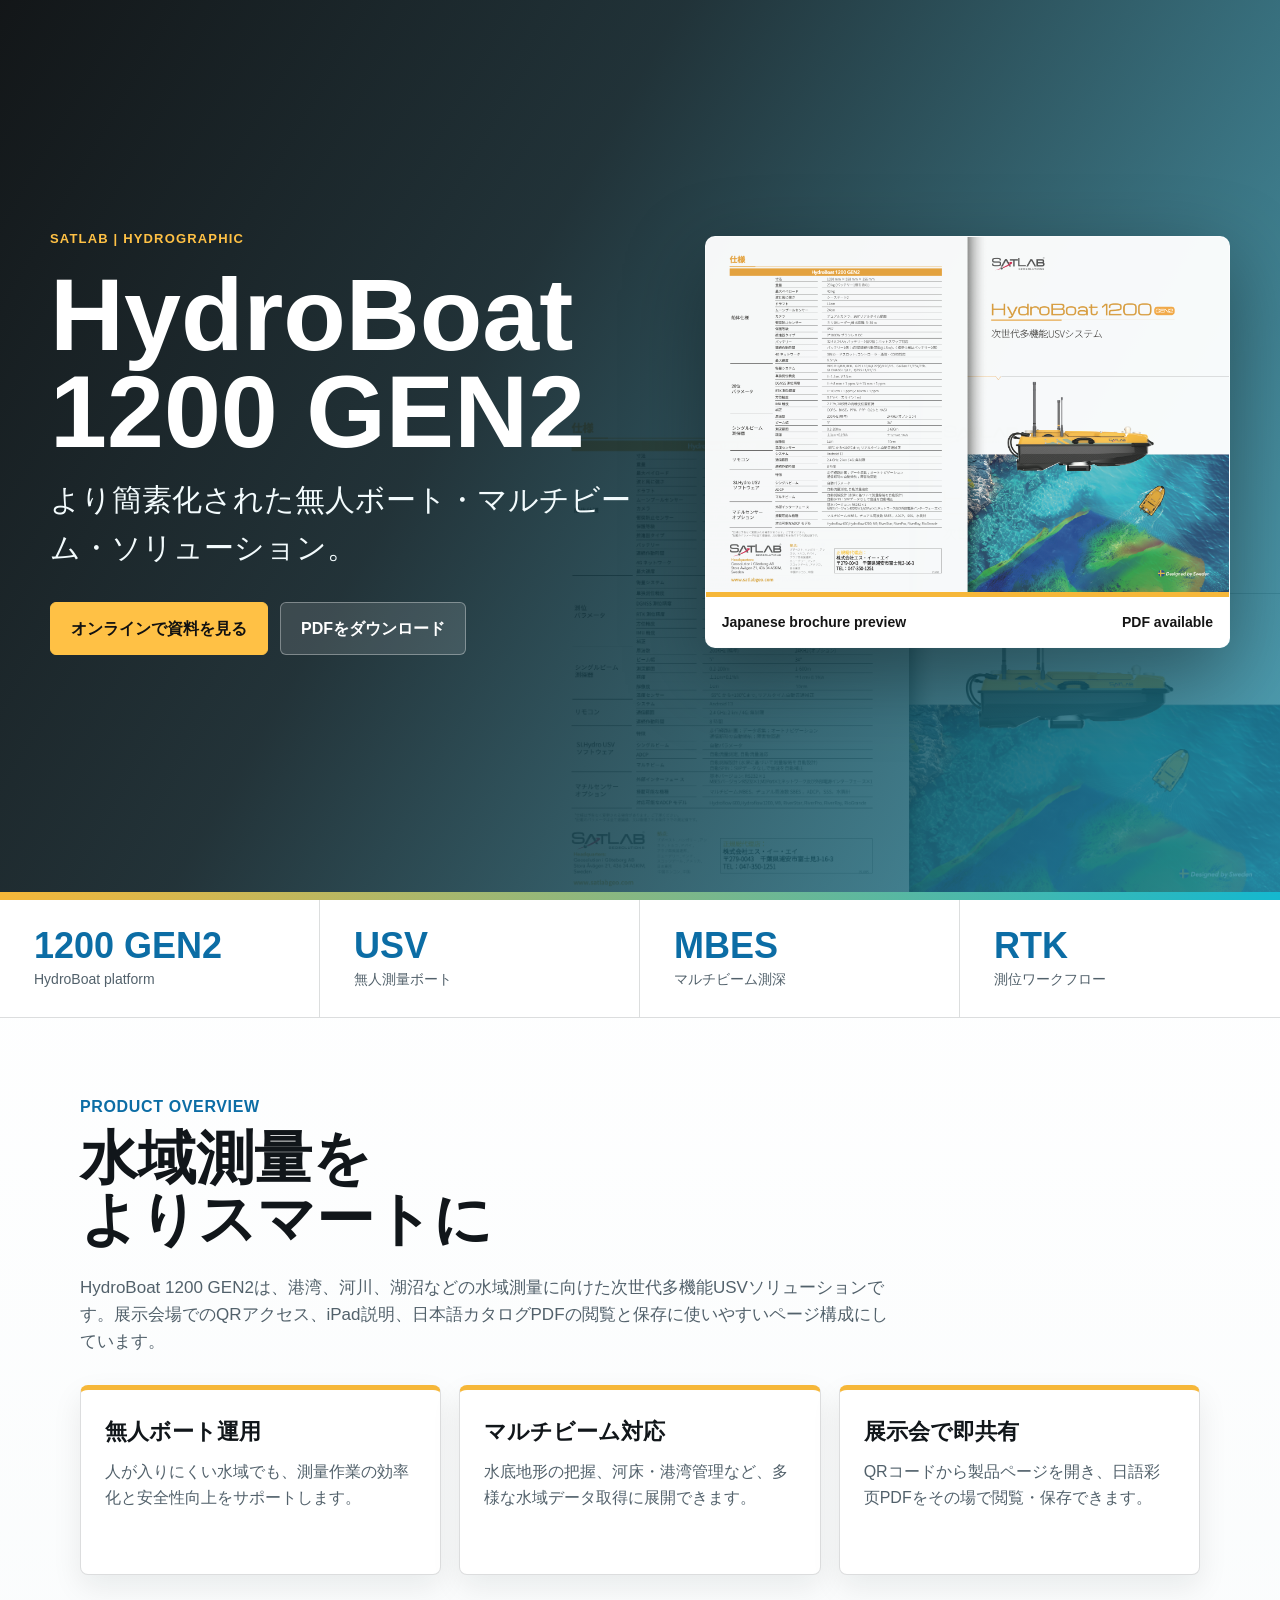
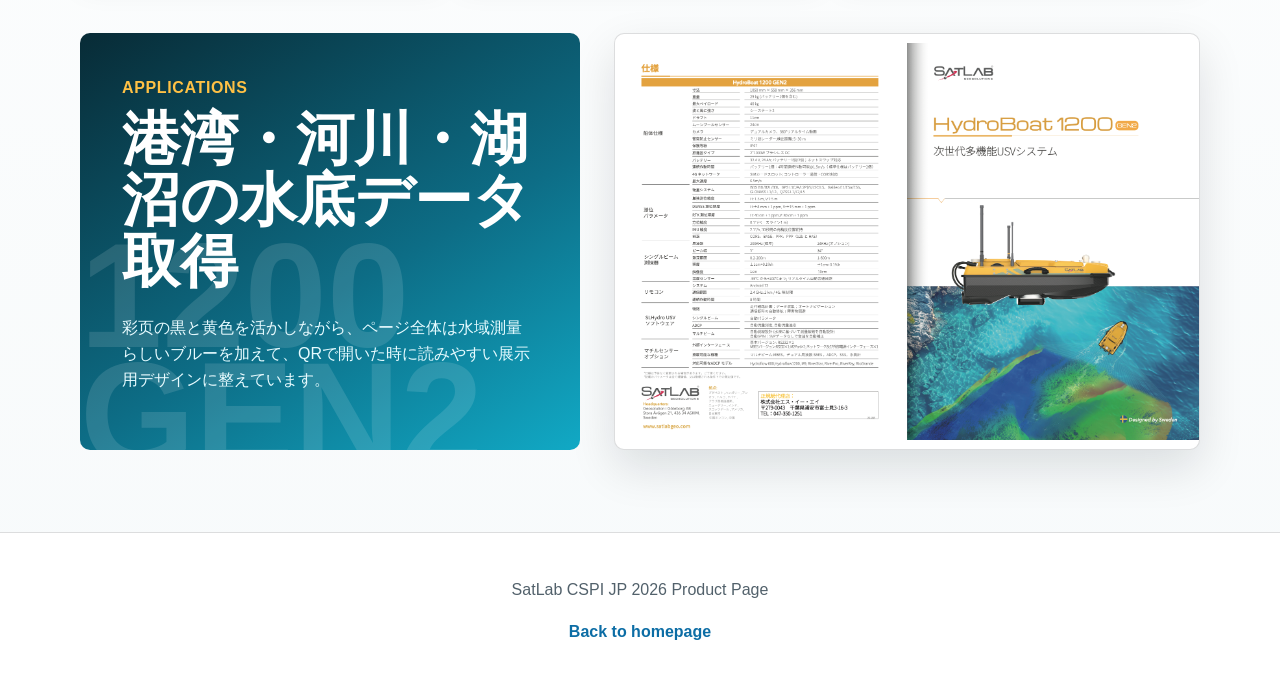
<file: satlab/hydroboat-1200mb/index.html>
<!doctype html>
<html lang="ja">
  <head>
    <meta charset="utf-8">
    <meta name="viewport" content="width=device-width, initial-scale=1">
    <meta name="description" content="HydroBoat 1200 GEN2 product page for SatLab CSPI JP 2026.">
    <title>HydroBoat 1200 GEN2 | SatLab CSPI JP 2026</title>
    <style>
      :root {
        --yellow: #f6b739;
        --yellow-strong: #ffc145;
        --aqua: #14b8cf;
        --blue: #0c6da5;
        --ink: #0a0d0f;
        --panel: #ffffff;
        --soft: #f3fbfd;
        --text: #11161a;
        --muted: #52616b;
        --line: rgba(10, 18, 24, .14);
      }

      * { box-sizing: border-box; }

      body {
        margin: 0;
        font-family: Arial, "Helvetica Neue", sans-serif;
        color: var(--text);
        background:
          linear-gradient(180deg, #eaf9fc 0%, #ffffff 34%, #f7fafb 100%);
        line-height: 1.6;
      }

      a { color: inherit; }

      .hero {
        position: relative;
        overflow: hidden;
        min-height: 100svh;
        display: grid;
        align-items: center;
        background:
          linear-gradient(120deg, rgba(10,13,15,.96) 0%, rgba(11,29,35,.9) 38%, rgba(14,130,158,.72) 100%),
          linear-gradient(180deg, rgba(255,255,255,0) 56%, rgba(255,255,255,.18)),
          url("cover.png") right bottom / min(58vw, 760px) auto no-repeat;
        color: #fff;
      }

      .hero::after {
        content: "";
        position: absolute;
        left: 0;
        right: 0;
        bottom: 0;
        height: 8px;
        background: linear-gradient(90deg, var(--yellow), var(--aqua));
      }

      .hero-inner {
        position: relative;
        width: min(1180px, calc(100% - 40px));
        margin: 0 auto;
        padding: 70px 0 86px;
        display: grid;
        grid-template-columns: minmax(0, .95fr) minmax(360px, .82fr);
        gap: 46px;
        align-items: center;
      }

      .eyebrow {
        color: var(--yellow-strong);
        font-weight: 900;
        letter-spacing: .09em;
        text-transform: uppercase;
        font-size: 13px;
      }

      h1 {
        margin: 18px 0 16px;
        font-size: clamp(48px, 8vw, 104px);
        line-height: .94;
        letter-spacing: 0;
        max-width: 760px;
      }

      .lead {
        max-width: 620px;
        color: #f3fbfd;
        font-size: clamp(19px, 2.4vw, 30px);
        margin: 0;
      }

      .actions {
        display: flex;
        gap: 12px;
        flex-wrap: wrap;
        margin-top: 30px;
      }

      .button {
        display: inline-flex;
        align-items: center;
        justify-content: center;
        min-height: 48px;
        padding: 13px 20px;
        border-radius: 6px;
        text-decoration: none;
        font-weight: 900;
        border: 1px solid rgba(255,255,255,.34);
      }

      .button.primary {
        background: var(--yellow-strong);
        color: #111;
        border-color: var(--yellow-strong);
      }

      .button.secondary {
        background: rgba(255,255,255,.12);
        color: #fff;
      }

      .brochure-card {
        background: rgba(255,255,255,.96);
        border: 1px solid rgba(255,255,255,.42);
        border-radius: 10px;
        box-shadow: 0 26px 80px rgba(0,0,0,.36);
        overflow: hidden;
      }

      .brochure-card img {
        display: block;
        width: 100%;
        height: auto;
      }

      .caption {
        display: flex;
        justify-content: space-between;
        gap: 12px;
        align-items: center;
        padding: 14px 16px;
        color: #151515;
        background: #fff;
        border-top: 5px solid var(--yellow);
        font-weight: 800;
        font-size: 14px;
      }

      .stats {
        display: grid;
        grid-template-columns: repeat(4, minmax(0, 1fr));
        background: #fff;
        border-bottom: 1px solid var(--line);
      }

      .stat {
        padding: 26px clamp(18px, 3vw, 34px);
        border-right: 1px solid var(--line);
      }

      .stat:last-child { border-right: 0; }

      .stat strong {
        display: block;
        color: var(--blue);
        font-size: clamp(24px, 4vw, 36px);
        line-height: 1.1;
      }

      .stat span {
        color: var(--muted);
        font-size: 14px;
      }

      main {
        width: min(1120px, calc(100% - 40px));
        margin: 0 auto;
        padding: 76px 0 82px;
      }

      .section-kicker {
        color: var(--blue);
        font-weight: 900;
        margin-bottom: 8px;
        letter-spacing: .04em;
      }

      h2 {
        margin: 0 0 24px;
        font-size: clamp(32px, 5vw, 58px);
        line-height: 1.05;
      }

      .note {
        color: var(--muted);
        margin: 0 0 30px;
        max-width: 820px;
        font-size: 17px;
      }

      .grid {
        display: grid;
        grid-template-columns: repeat(3, minmax(0, 1fr));
        gap: 18px;
        margin: 28px 0 58px;
      }

      .card {
        background: var(--panel);
        border: 1px solid var(--line);
        border-top: 5px solid var(--yellow);
        border-radius: 8px;
        padding: 24px;
        min-height: 190px;
        box-shadow: 0 12px 30px rgba(10, 20, 25, .08);
      }

      .card h3 {
        margin: 0 0 10px;
        font-size: 22px;
      }

      .card p {
        color: var(--muted);
        margin: 0;
      }

      .feature {
        display: grid;
        grid-template-columns: .92fr 1.08fr;
        gap: 34px;
        align-items: stretch;
        margin-top: 34px;
      }

      .feature-panel {
        background:
          linear-gradient(150deg, #082b36, #0d6d86 58%, #11a9c5);
        color: #fff;
        border-radius: 10px;
        padding: clamp(26px, 4vw, 42px);
        overflow: hidden;
        position: relative;
      }

      .feature-panel::after {
        content: "1200 GEN2";
        position: absolute;
        right: -12px;
        bottom: -24px;
        color: rgba(255,255,255,.12);
        font-size: clamp(64px, 12vw, 148px);
        font-weight: 900;
        line-height: .8;
      }

      .feature-panel h2,
      .feature-panel p {
        position: relative;
      }

      .feature-panel p {
        color: #e6fbff;
        max-width: 520px;
      }

      .visual {
        background: #fff;
        border: 1px solid var(--line);
        border-radius: 10px;
        overflow: hidden;
        box-shadow: 0 18px 46px rgba(10, 20, 25, .12);
      }

      .visual img {
        display: block;
        width: 100%;
        height: 100%;
        object-fit: contain;
      }

      footer {
        border-top: 1px solid var(--line);
        padding: 28px 20px 38px;
        text-align: center;
        color: var(--muted);
        background: #fff;
      }

      footer a {
        color: var(--blue);
        font-weight: 900;
        text-decoration: none;
      }

      @media (max-width: 920px) {
        .hero {
          min-height: auto;
          background:
            linear-gradient(180deg, rgba(10,13,15,.96) 0%, rgba(10,22,27,.94) 52%, rgba(13,119,148,.72) 100%);
        }

        .hero-inner {
          grid-template-columns: 1fr;
          padding: 48px 0 58px;
        }

        .brochure-card {
          max-width: 560px;
        }

        .stats,
        .grid,
        .feature {
          grid-template-columns: 1fr;
        }

        .stat {
          border-right: 0;
          border-bottom: 1px solid var(--line);
        }
      }
    </style>
  </head>
  <body>
    <section class="hero">
      <div class="hero-inner">
        <div>
          <div class="eyebrow">SATLAB | HYDROGRAPHIC</div>
          <h1>HydroBoat 1200 GEN2</h1>
          <p class="lead">より簡素化された無人ボート・マルチビーム・ソリューション。</p>
          <div class="actions" aria-label="Product actions">
            <a class="button primary" href="brochure.pdf" target="_blank" rel="noopener">オンラインで資料を見る</a>
            <a class="button secondary" href="brochure.pdf" download>PDFをダウンロード</a>
          </div>
        </div>

        <div class="brochure-card" aria-label="HydroBoat brochure preview">
          <img src="cover.png" alt="HydroBoat 1200 GEN2 brochure cover">
          <div class="caption">
            <span>Japanese brochure preview</span>
            <span>PDF available</span>
          </div>
        </div>
      </div>
    </section>

    <section class="stats" aria-label="Key specifications">
      <div class="stat"><strong>1200 GEN2</strong><span>HydroBoat platform</span></div>
      <div class="stat"><strong>USV</strong><span>無人測量ボート</span></div>
      <div class="stat"><strong>MBES</strong><span>マルチビーム測深</span></div>
      <div class="stat"><strong>RTK</strong><span>測位ワークフロー</span></div>
    </section>

    <main>
      <div class="section-kicker">PRODUCT OVERVIEW</div>
      <h2>水域測量を<br>よりスマートに</h2>
      <p class="note">HydroBoat 1200 GEN2は、港湾、河川、湖沼などの水域測量に向けた次世代多機能USVソリューションです。展示会場でのQRアクセス、iPad説明、日本語カタログPDFの閲覧と保存に使いやすいページ構成にしています。</p>

      <div class="grid">
        <article class="card">
          <h3>無人ボート運用</h3>
          <p>人が入りにくい水域でも、測量作業の効率化と安全性向上をサポートします。</p>
        </article>
        <article class="card">
          <h3>マルチビーム対応</h3>
          <p>水底地形の把握、河床・港湾管理など、多様な水域データ取得に展開できます。</p>
        </article>
        <article class="card">
          <h3>展示会で即共有</h3>
          <p>QRコードから製品ページを開き、日語彩页PDFをその場で閲覧・保存できます。</p>
        </article>
      </div>

      <div class="feature">
        <div class="feature-panel">
          <div class="section-kicker" style="color: var(--yellow-strong);">APPLICATIONS</div>
          <h2>港湾・河川・湖沼の水底データ取得</h2>
          <p>彩页の黒と黄色を活かしながら、ページ全体は水域測量らしいブルーを加えて、QRで開いた時に読みやすい展示用デザインに整えています。</p>
        </div>
        <div class="visual">
          <img src="cover.png" alt="HydroBoat 1200 GEN2 brochure preview">
        </div>
      </div>
    </main>

    <footer>
      <p>SatLab CSPI JP 2026 Product Page</p>
      <a href="../../index.html">Back to homepage</a>
    </footer>
  </body>
</html>
</file>
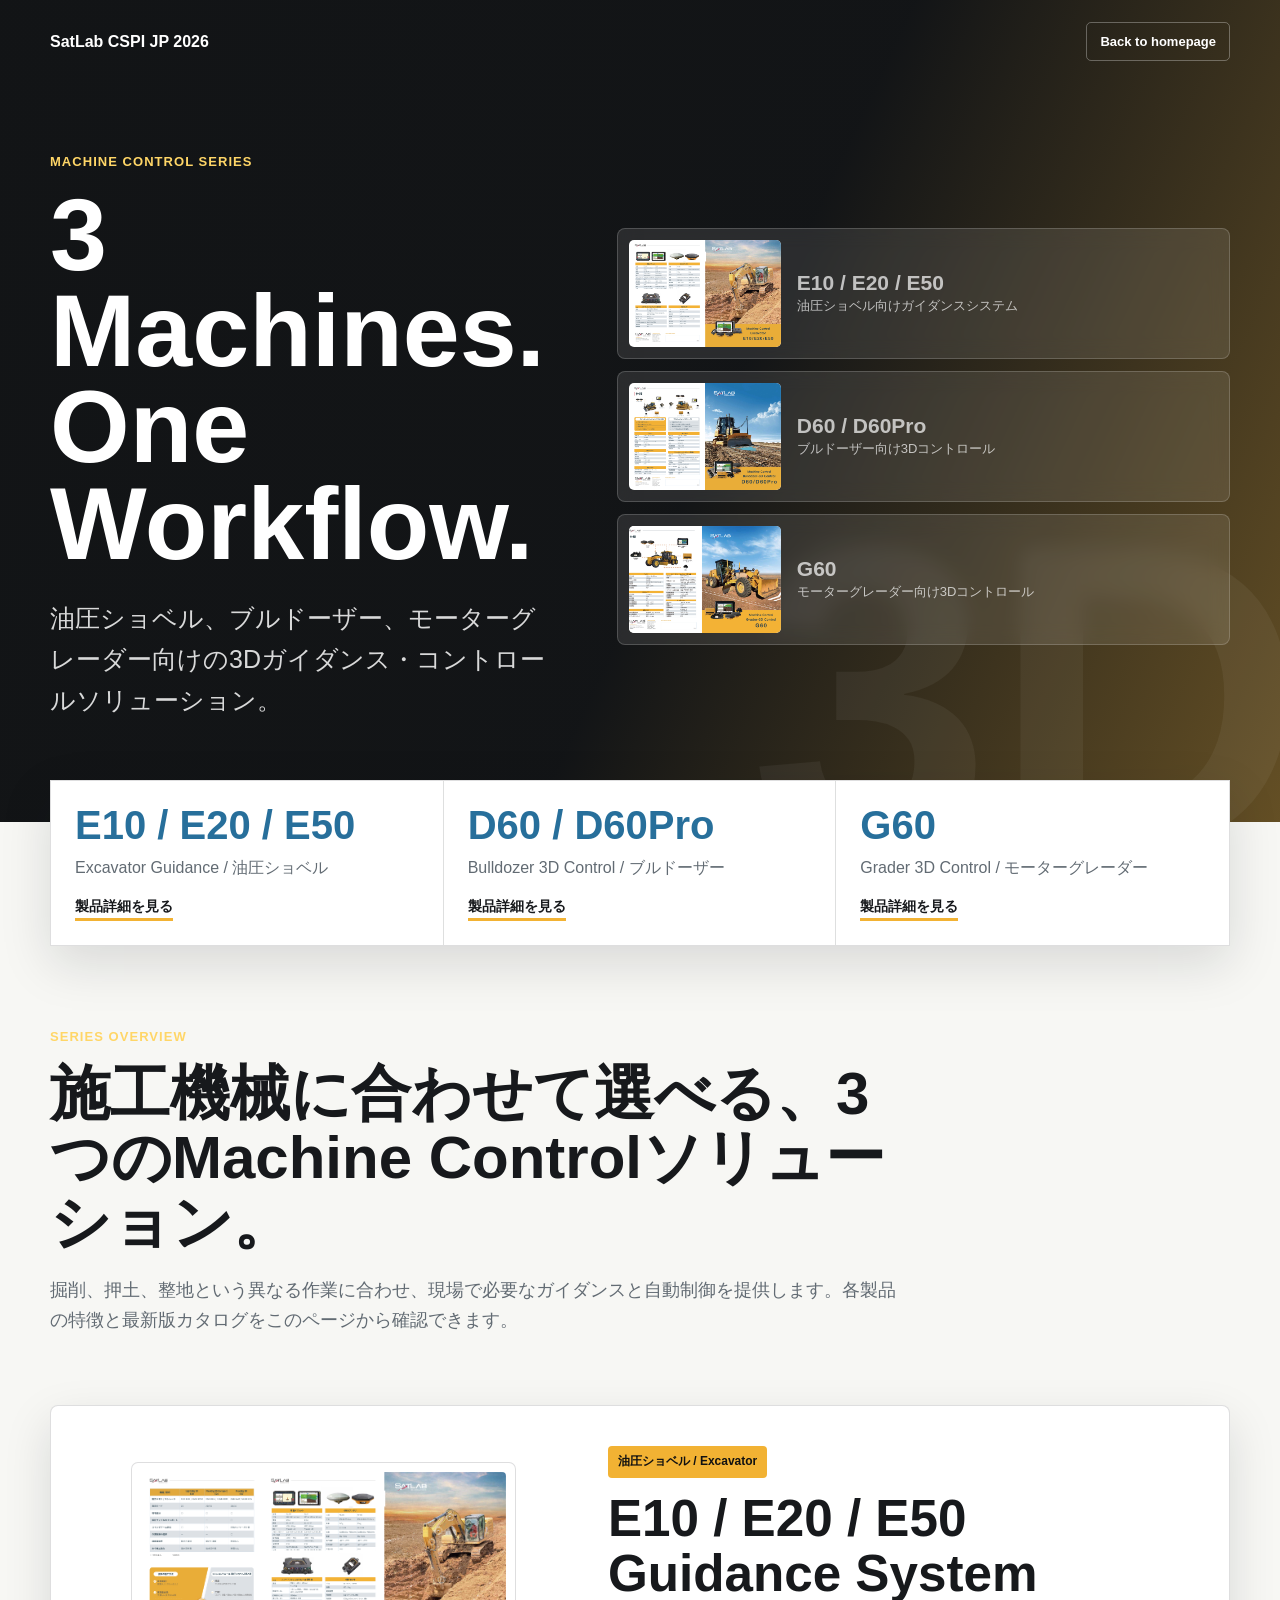
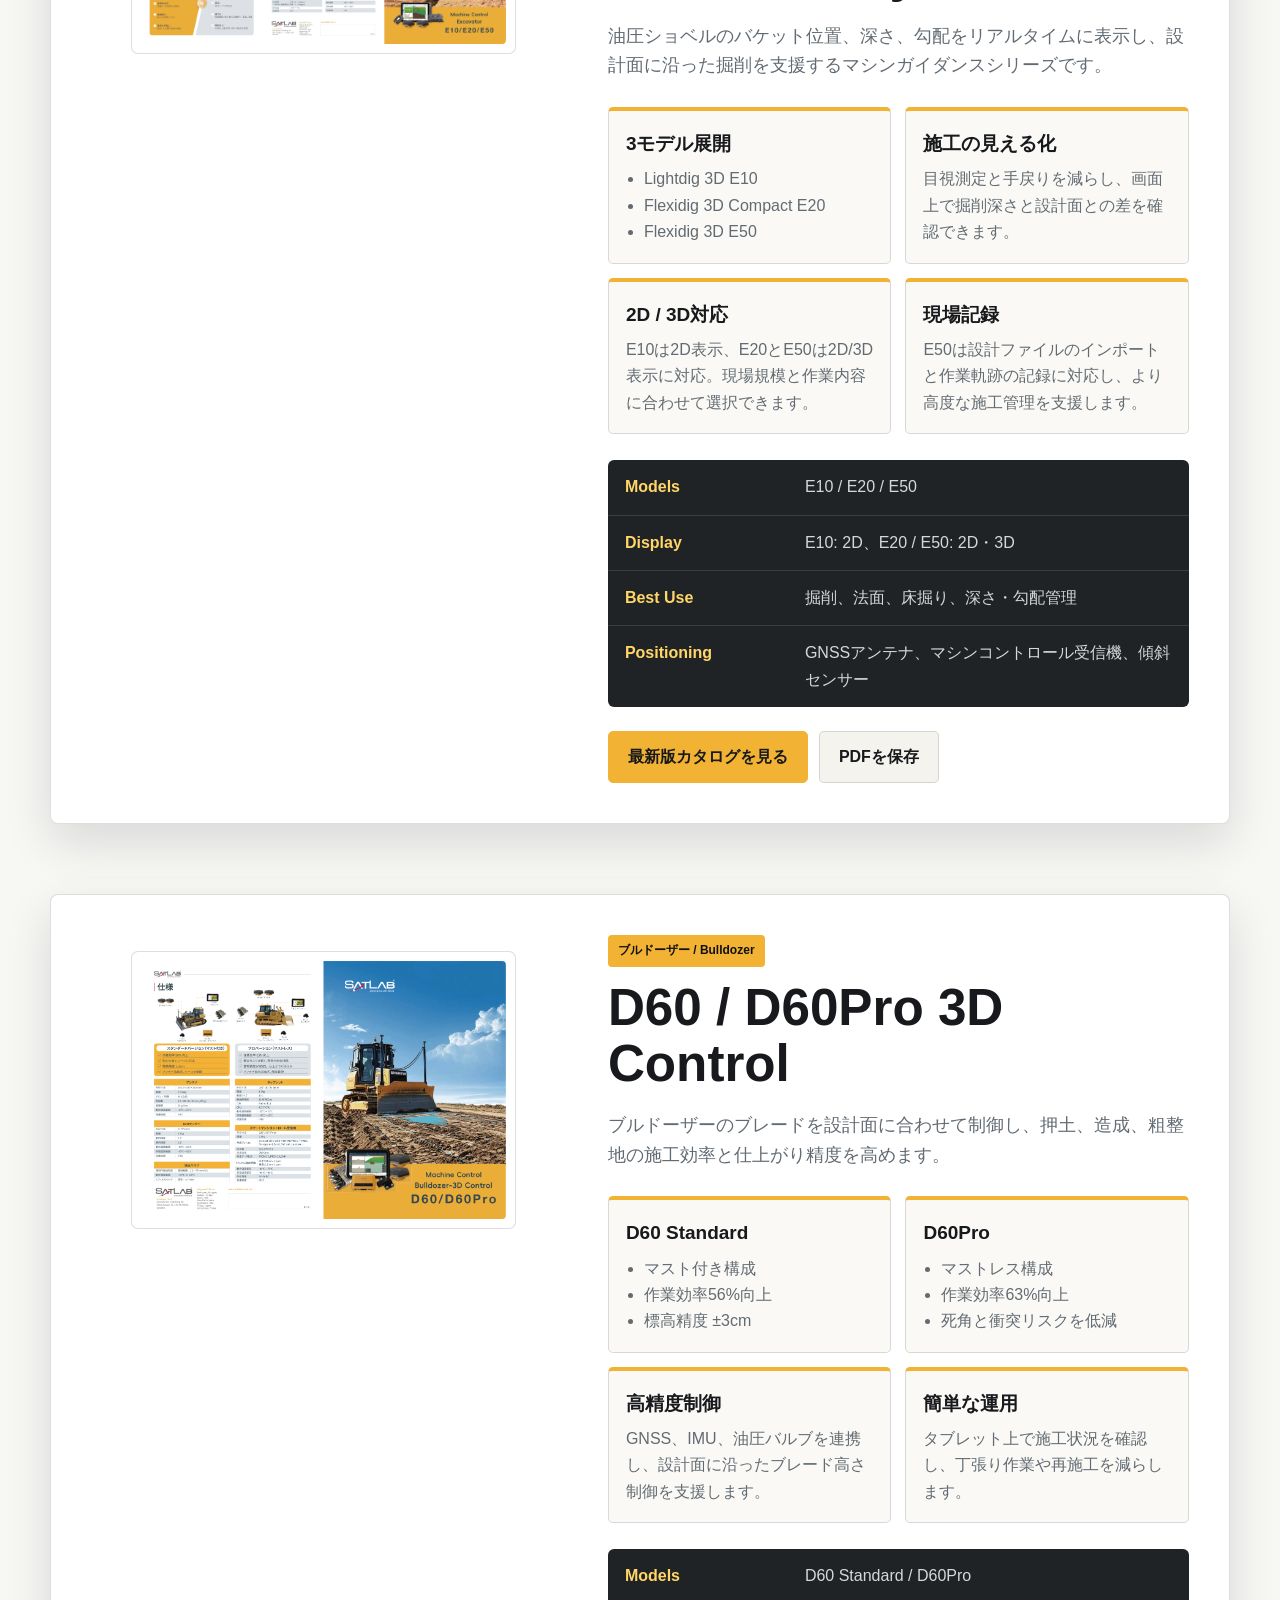
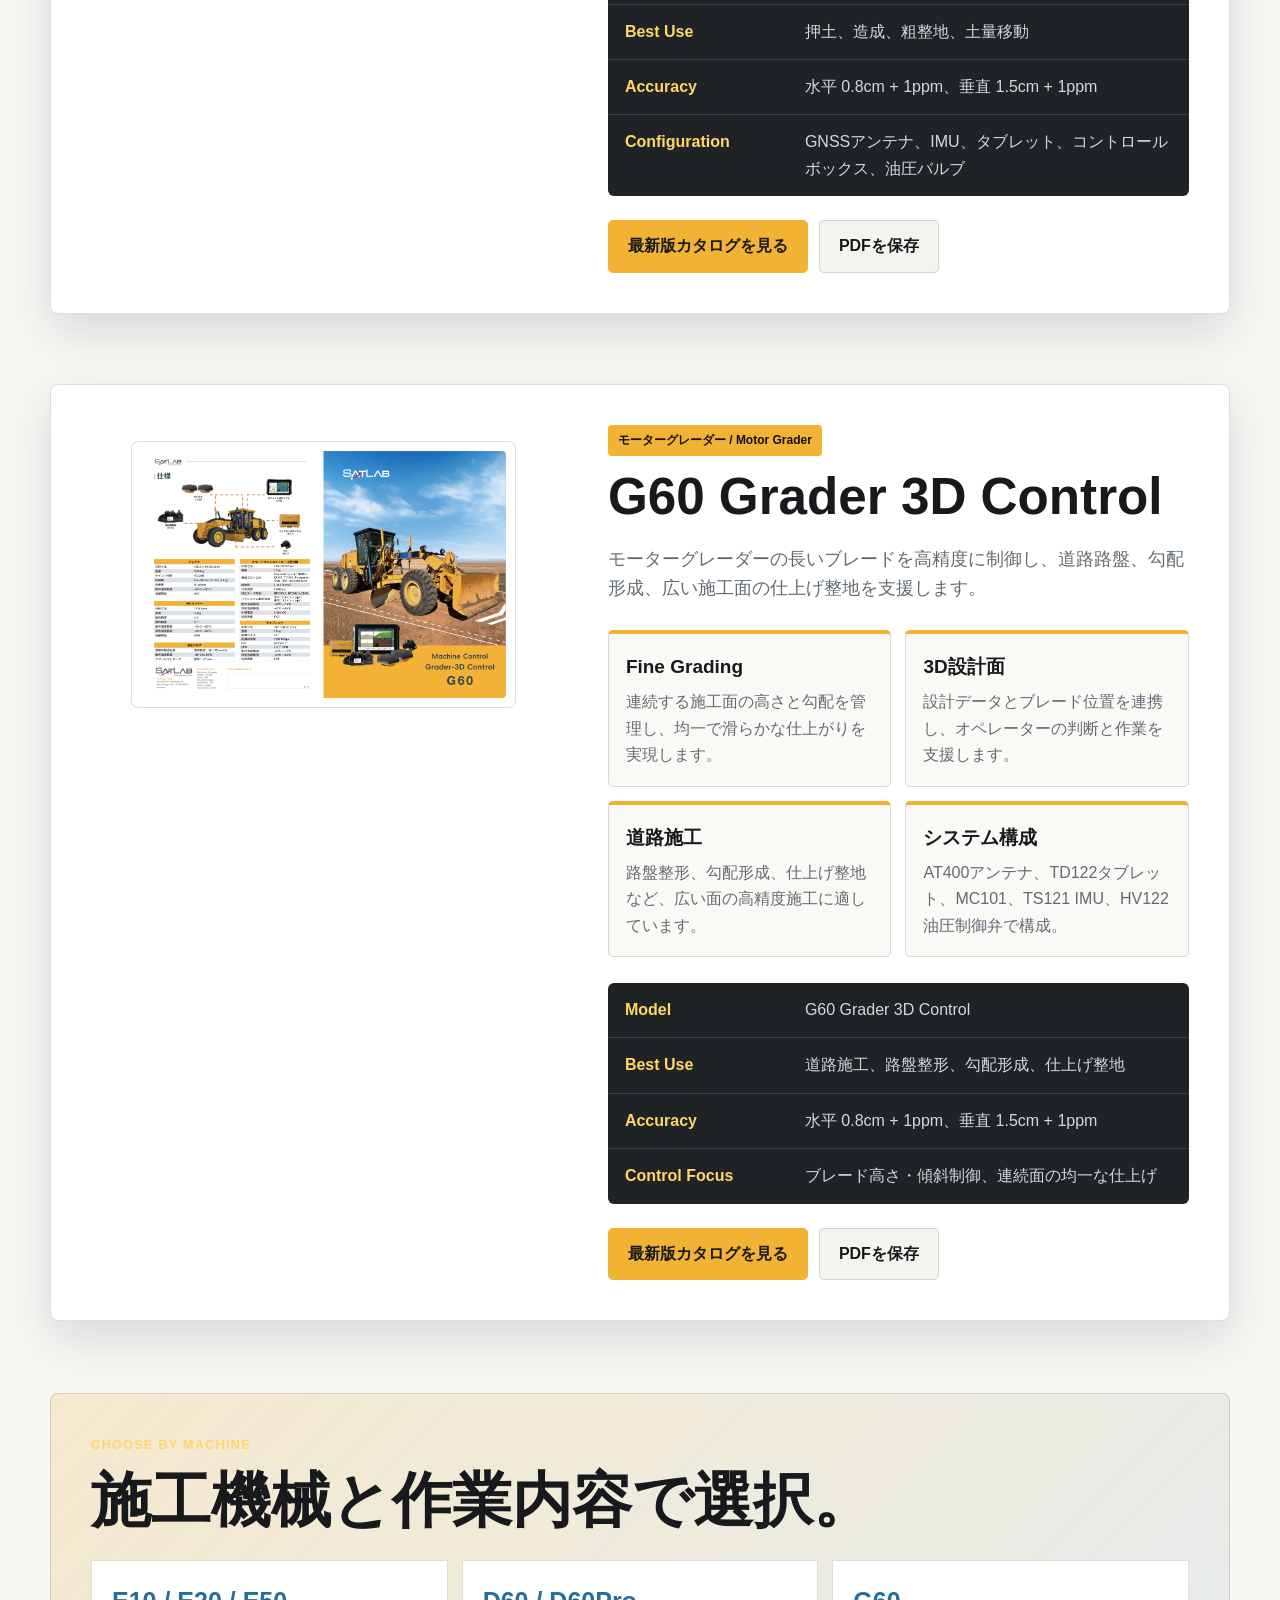
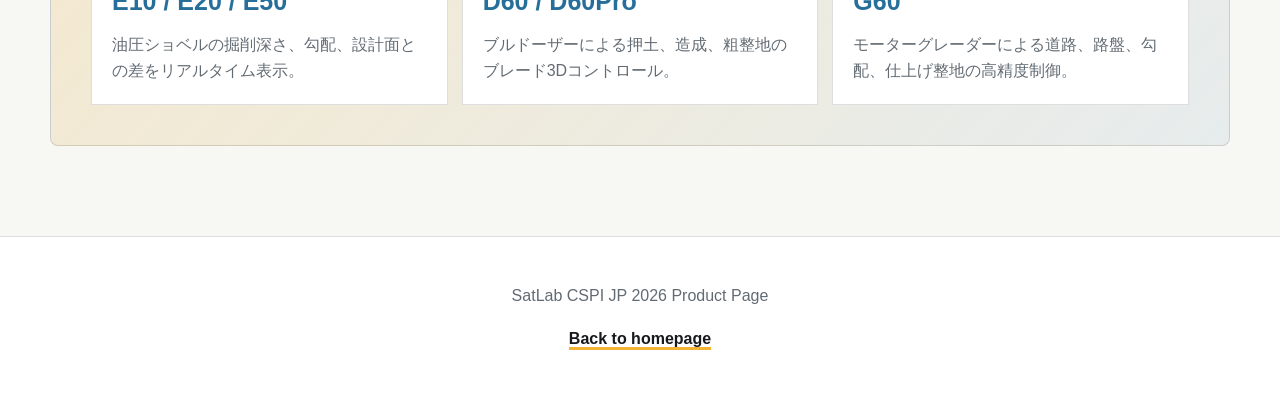
<file: satlab/machine-control-solution/index.html>
<!doctype html>
<html lang="ja">
<head>
  <meta charset="utf-8">
  <meta name="viewport" content="width=device-width, initial-scale=1">
  <meta name="description" content="SatLab Machine Control product series for excavators, bulldozers and motor graders at CSPI JP 2026.">
  <title>Machine Control Series | SatLab CSPI JP 2026</title>
  <style>
    :root {
      color-scheme: light;
      --yellow: #f2b233;
      --yellow-light: #ffd667;
      --ink: #17191c;
      --dark: #202326;
      --muted: #626b73;
      --paper: #f7f7f4;
      --white: #fff;
      --line: rgba(23, 25, 28, .14);
      --blue: #276f9b;
      --shadow: 0 18px 48px rgba(18, 22, 28, .13);
    }
    * { box-sizing: border-box; }
    html { scroll-behavior: smooth; }
    body {
      margin: 0;
      color: var(--ink);
      background: var(--paper);
      font-family: Arial, "Helvetica Neue", sans-serif;
      line-height: 1.65;
    }
    a { color: inherit; text-decoration: none; }
    img { display: block; max-width: 100%; }
    .shell { width: min(1180px, calc(100% - 36px)); margin: 0 auto; }
    .hero {
      position: relative;
      min-height: 86svh;
      overflow: hidden;
      color: var(--white);
      background:
        linear-gradient(115deg, rgba(18, 20, 22, .98), rgba(18, 20, 22, .9) 55%, rgba(242, 178, 51, .35)),
        #181a1d;
    }
    .hero::after {
      position: absolute;
      right: -2vw;
      bottom: -3vw;
      content: "3D";
      color: rgba(255,255,255,.05);
      font-size: clamp(180px, 34vw, 500px);
      font-weight: 900;
      line-height: .75;
    }
    .nav {
      position: relative;
      z-index: 2;
      display: flex;
      justify-content: space-between;
      align-items: center;
      padding: 22px 0;
      font-weight: 800;
    }
    .nav a {
      padding: 8px 13px;
      border: 1px solid rgba(255,255,255,.3);
      border-radius: 5px;
      font-size: 13px;
    }
    .hero-grid {
      position: relative;
      z-index: 1;
      display: grid;
      grid-template-columns: minmax(0, .82fr) minmax(420px, 1fr);
      gap: clamp(32px, 5vw, 72px);
      align-items: center;
      padding: 68px 0 100px;
    }
    .eyebrow, .kicker {
      margin: 0 0 14px;
      color: var(--yellow-light);
      font-size: 13px;
      font-weight: 900;
      letter-spacing: .08em;
      text-transform: uppercase;
    }
    h1 {
      margin: 0;
      font-size: clamp(48px, 8vw, 104px);
      line-height: .94;
    }
    .lead {
      max-width: 700px;
      margin: 26px 0 0;
      color: rgba(255,255,255,.84);
      font-size: clamp(18px, 2vw, 25px);
    }
    .hero-cards { display: grid; gap: 12px; }
    .hero-card {
      display: grid;
      grid-template-columns: 152px 1fr;
      gap: 16px;
      align-items: center;
      padding: 11px;
      border: 1px solid rgba(255,255,255,.18);
      border-radius: 8px;
      background: rgba(255,255,255,.1);
      backdrop-filter: blur(10px);
    }
    .hero-card img {
      aspect-ratio: 1.42;
      width: 100%;
      object-fit: cover;
      object-position: right center;
      border-radius: 5px;
      background: #fff;
    }
    .hero-card strong { display: block; font-size: 21px; line-height: 1.15; }
    .hero-card span { color: rgba(255,255,255,.7); font-size: 13px; }
    .product-nav {
      position: relative;
      z-index: 3;
      display: grid;
      grid-template-columns: repeat(3, minmax(0, 1fr));
      margin-top: -42px;
      background: var(--white);
      border: 1px solid var(--line);
      box-shadow: var(--shadow);
    }
    .product-nav a {
      min-height: 155px;
      padding: 24px;
      border-right: 1px solid var(--line);
    }
    .product-nav a:last-child { border-right: 0; }
    .product-nav strong {
      display: block;
      color: var(--blue);
      font-size: clamp(25px, 3.2vw, 40px);
      line-height: 1;
    }
    .product-nav span { display: block; margin-top: 10px; color: var(--muted); }
    .product-nav b {
      display: inline-block;
      margin-top: 14px;
      border-bottom: 3px solid var(--yellow);
      font-size: 14px;
    }
    main { padding: 80px 0 90px; }
    .overview { max-width: 850px; }
    h2 {
      margin: 0;
      font-size: clamp(34px, 5vw, 60px);
      line-height: 1.08;
    }
    .intro { margin: 20px 0 0; color: var(--muted); font-size: 18px; }
    .product {
      margin-top: 70px;
      padding: clamp(22px, 4vw, 40px);
      border: 1px solid var(--line);
      border-radius: 8px;
      background: var(--white);
      box-shadow: var(--shadow);
    }
    .product-grid {
      display: grid;
      grid-template-columns: minmax(300px, .8fr) 1fr;
      gap: clamp(26px, 5vw, 52px);
      align-items: start;
    }
    .cover {
      position: sticky;
      top: 18px;
      padding: 9px;
      border: 1px solid var(--line);
      border-radius: 7px;
      background: #fff;
    }
    .cover img { width: 100%; border-radius: 4px; }
    .label {
      display: inline-flex;
      margin-bottom: 13px;
      padding: 6px 10px;
      border-radius: 4px;
      color: #111;
      background: var(--yellow);
      font-size: 12px;
      font-weight: 900;
    }
    .product h2 { font-size: clamp(32px, 4vw, 52px); }
    .feature-grid {
      display: grid;
      grid-template-columns: repeat(2, minmax(0, 1fr));
      gap: 14px;
      margin: 26px 0;
    }
    .feature {
      padding: 17px;
      border: 1px solid var(--line);
      border-top: 4px solid var(--yellow);
      border-radius: 5px;
      background: #faf9f5;
    }
    .feature h3 { margin: 0 0 7px; font-size: 19px; }
    .feature p, .feature ul { margin: 0; color: var(--muted); }
    .feature ul { padding-left: 18px; }
    .specs {
      margin: 0;
      overflow: hidden;
      border-radius: 6px;
      color: #fff;
      background: var(--dark);
    }
    .spec {
      display: grid;
      grid-template-columns: 165px 1fr;
      gap: 15px;
      padding: 14px 17px;
      border-bottom: 1px solid rgba(255,255,255,.12);
    }
    .spec:last-child { border-bottom: 0; }
    .spec dt { color: var(--yellow-light); font-weight: 900; }
    .spec dd { margin: 0; color: rgba(255,255,255,.82); }
    .actions { display: flex; flex-wrap: wrap; gap: 11px; margin-top: 24px; }
    .button {
      display: inline-flex;
      min-height: 50px;
      align-items: center;
      justify-content: center;
      padding: 12px 19px;
      border: 1px solid var(--line);
      border-radius: 5px;
      font-weight: 900;
    }
    .button-primary { border-color: var(--yellow); background: var(--yellow); }
    .button-secondary { background: #f5f3ed; }
    .compare {
      margin-top: 72px;
      padding: clamp(22px, 4vw, 40px);
      border: 1px solid var(--line);
      border-radius: 8px;
      background: linear-gradient(135deg, rgba(242,178,51,.2), rgba(39,111,155,.08));
    }
    .compare-grid {
      display: grid;
      grid-template-columns: repeat(3, minmax(0, 1fr));
      gap: 14px;
      margin-top: 26px;
    }
    .compare-card { padding: 20px; border: 1px solid var(--line); background: #fff; }
    .compare-card strong { display: block; color: var(--blue); font-size: 25px; }
    .compare-card p { margin: 9px 0 0; color: var(--muted); }
    footer {
      padding: 30px 20px 42px;
      border-top: 1px solid var(--line);
      text-align: center;
      color: var(--muted);
      background: #fff;
    }
    footer a { color: var(--ink); font-weight: 900; border-bottom: 3px solid var(--yellow); }
    @media (max-width: 900px) {
      .hero-grid, .product-grid { grid-template-columns: 1fr; }
      .hero-cards { max-width: 680px; }
      .product-nav, .compare-grid { grid-template-columns: 1fr; }
      .product-nav a { min-height: auto; border-right: 0; border-bottom: 1px solid var(--line); }
      .product-nav a:last-child { border-bottom: 0; }
      .cover { position: static; max-width: 650px; }
    }
    @media (max-width: 560px) {
      .nav a { display: none; }
      .hero-card, .feature-grid { grid-template-columns: 1fr; }
      .hero-card img { aspect-ratio: 1.72; }
      .spec { grid-template-columns: 1fr; gap: 4px; }
      .actions { display: grid; }
      .button { width: 100%; }
    }
  </style>
</head>
<body>
  <header class="hero">
    <nav class="nav shell" aria-label="Page navigation">
      <div>SatLab CSPI JP 2026</div>
      <a href="../../index.html">Back to homepage</a>
    </nav>
    <div class="hero-grid shell">
      <div>
        <p class="eyebrow">Machine Control Series</p>
        <h1>3 Machines.<br>One Workflow.</h1>
        <p class="lead">油圧ショベル、ブルドーザー、モーターグレーダー向けの3Dガイダンス・コントロールソリューション。</p>
      </div>
      <div class="hero-cards">
        <a class="hero-card" href="#excavator">
          <img src="e10-e20-e50-cover.png" alt="E10 E20 E50 excavator guidance brochure">
          <span><strong>E10 / E20 / E50</strong>油圧ショベル向けガイダンスシステム</span>
        </a>
        <a class="hero-card" href="#d60">
          <img src="d60-bulldozer-cover.png" alt="D60 D60Pro bulldozer control brochure">
          <span><strong>D60 / D60Pro</strong>ブルドーザー向け3Dコントロール</span>
        </a>
        <a class="hero-card" href="#g60">
          <img src="g60-motor-grader-cover.png" alt="G60 motor grader control brochure">
          <span><strong>G60</strong>モーターグレーダー向け3Dコントロール</span>
        </a>
      </div>
    </div>
  </header>

  <nav class="product-nav shell" aria-label="Machine control products">
    <a href="#excavator">
      <strong>E10 / E20 / E50</strong>
      <span>Excavator Guidance / 油圧ショベル</span>
      <b>製品詳細を見る</b>
    </a>
    <a href="#d60">
      <strong>D60 / D60Pro</strong>
      <span>Bulldozer 3D Control / ブルドーザー</span>
      <b>製品詳細を見る</b>
    </a>
    <a href="#g60">
      <strong>G60</strong>
      <span>Grader 3D Control / モーターグレーダー</span>
      <b>製品詳細を見る</b>
    </a>
  </nav>

  <main class="shell">
    <section class="overview">
      <p class="kicker">Series Overview</p>
      <h2>施工機械に合わせて選べる、3つのMachine Controlソリューション。</h2>
      <p class="intro">掘削、押土、整地という異なる作業に合わせ、現場で必要なガイダンスと自動制御を提供します。各製品の特徴と最新版カタログをこのページから確認できます。</p>
    </section>

    <section class="product" id="excavator">
      <div class="product-grid">
        <figure class="cover">
          <img src="e10-e20-e50-cover.png" alt="E10 E20 E50 excavator guidance system brochure cover">
        </figure>
        <div>
          <span class="label">油圧ショベル / Excavator</span>
          <h2>E10 / E20 / E50 Guidance System</h2>
          <p class="intro">油圧ショベルのバケット位置、深さ、勾配をリアルタイムに表示し、設計面に沿った掘削を支援するマシンガイダンスシリーズです。</p>
          <div class="feature-grid">
            <article class="feature">
              <h3>3モデル展開</h3>
              <ul>
                <li>Lightdig 3D E10</li>
                <li>Flexidig 3D Compact E20</li>
                <li>Flexidig 3D E50</li>
              </ul>
            </article>
            <article class="feature">
              <h3>施工の見える化</h3>
              <p>目視測定と手戻りを減らし、画面上で掘削深さと設計面との差を確認できます。</p>
            </article>
            <article class="feature">
              <h3>2D / 3D対応</h3>
              <p>E10は2D表示、E20とE50は2D/3D表示に対応。現場規模と作業内容に合わせて選択できます。</p>
            </article>
            <article class="feature">
              <h3>現場記録</h3>
              <p>E50は設計ファイルのインポートと作業軌跡の記録に対応し、より高度な施工管理を支援します。</p>
            </article>
          </div>
          <dl class="specs">
            <div class="spec"><dt>Models</dt><dd>E10 / E20 / E50</dd></div>
            <div class="spec"><dt>Display</dt><dd>E10: 2D、E20 / E50: 2D・3D</dd></div>
            <div class="spec"><dt>Best Use</dt><dd>掘削、法面、床掘り、深さ・勾配管理</dd></div>
            <div class="spec"><dt>Positioning</dt><dd>GNSSアンテナ、マシンコントロール受信機、傾斜センサー</dd></div>
          </dl>
          <div class="actions">
            <a class="button button-primary" href="e10-e20-e50-excavator-guidance.pdf" target="_blank" rel="noopener">最新版カタログを見る</a>
            <a class="button button-secondary" href="e10-e20-e50-excavator-guidance.pdf" download>PDFを保存</a>
          </div>
        </div>
      </div>
    </section>

    <section class="product" id="d60">
      <div class="product-grid">
        <figure class="cover">
          <img src="d60-bulldozer-cover.png" alt="D60 and D60Pro bulldozer control brochure cover">
        </figure>
        <div>
          <span class="label">ブルドーザー / Bulldozer</span>
          <h2>D60 / D60Pro 3D Control</h2>
          <p class="intro">ブルドーザーのブレードを設計面に合わせて制御し、押土、造成、粗整地の施工効率と仕上がり精度を高めます。</p>
          <div class="feature-grid">
            <article class="feature">
              <h3>D60 Standard</h3>
              <ul>
                <li>マスト付き構成</li>
                <li>作業効率56%向上</li>
                <li>標高精度 ±3cm</li>
              </ul>
            </article>
            <article class="feature">
              <h3>D60Pro</h3>
              <ul>
                <li>マストレス構成</li>
                <li>作業効率63%向上</li>
                <li>死角と衝突リスクを低減</li>
              </ul>
            </article>
            <article class="feature">
              <h3>高精度制御</h3>
              <p>GNSS、IMU、油圧バルブを連携し、設計面に沿ったブレード高さ制御を支援します。</p>
            </article>
            <article class="feature">
              <h3>簡単な運用</h3>
              <p>タブレット上で施工状況を確認し、丁張り作業や再施工を減らします。</p>
            </article>
          </div>
          <dl class="specs">
            <div class="spec"><dt>Models</dt><dd>D60 Standard / D60Pro</dd></div>
            <div class="spec"><dt>Best Use</dt><dd>押土、造成、粗整地、土量移動</dd></div>
            <div class="spec"><dt>Accuracy</dt><dd>水平 0.8cm + 1ppm、垂直 1.5cm + 1ppm</dd></div>
            <div class="spec"><dt>Configuration</dt><dd>GNSSアンテナ、IMU、タブレット、コントロールボックス、油圧バルブ</dd></div>
          </dl>
          <div class="actions">
            <a class="button button-primary" href="d60-bulldozer-brochure.pdf" target="_blank" rel="noopener">最新版カタログを見る</a>
            <a class="button button-secondary" href="d60-bulldozer-brochure.pdf" download>PDFを保存</a>
          </div>
        </div>
      </div>
    </section>

    <section class="product" id="g60">
      <div class="product-grid">
        <figure class="cover">
          <img src="g60-motor-grader-cover.png" alt="G60 motor grader control brochure cover">
        </figure>
        <div>
          <span class="label">モーターグレーダー / Motor Grader</span>
          <h2>G60 Grader 3D Control</h2>
          <p class="intro">モーターグレーダーの長いブレードを高精度に制御し、道路路盤、勾配形成、広い施工面の仕上げ整地を支援します。</p>
          <div class="feature-grid">
            <article class="feature">
              <h3>Fine Grading</h3>
              <p>連続する施工面の高さと勾配を管理し、均一で滑らかな仕上がりを実現します。</p>
            </article>
            <article class="feature">
              <h3>3D設計面</h3>
              <p>設計データとブレード位置を連携し、オペレーターの判断と作業を支援します。</p>
            </article>
            <article class="feature">
              <h3>道路施工</h3>
              <p>路盤整形、勾配形成、仕上げ整地など、広い面の高精度施工に適しています。</p>
            </article>
            <article class="feature">
              <h3>システム構成</h3>
              <p>AT400アンテナ、TD122タブレット、MC101、TS121 IMU、HV122油圧制御弁で構成。</p>
            </article>
          </div>
          <dl class="specs">
            <div class="spec"><dt>Model</dt><dd>G60 Grader 3D Control</dd></div>
            <div class="spec"><dt>Best Use</dt><dd>道路施工、路盤整形、勾配形成、仕上げ整地</dd></div>
            <div class="spec"><dt>Accuracy</dt><dd>水平 0.8cm + 1ppm、垂直 1.5cm + 1ppm</dd></div>
            <div class="spec"><dt>Control Focus</dt><dd>ブレード高さ・傾斜制御、連続面の均一な仕上げ</dd></div>
          </dl>
          <div class="actions">
            <a class="button button-primary" href="g60-motor-grader-brochure.pdf" target="_blank" rel="noopener">最新版カタログを見る</a>
            <a class="button button-secondary" href="g60-motor-grader-brochure.pdf" download>PDFを保存</a>
          </div>
        </div>
      </div>
    </section>

    <section class="compare">
      <p class="kicker">Choose By Machine</p>
      <h2>施工機械と作業内容で選択。</h2>
      <div class="compare-grid">
        <article class="compare-card">
          <strong>E10 / E20 / E50</strong>
          <p>油圧ショベルの掘削深さ、勾配、設計面との差をリアルタイム表示。</p>
        </article>
        <article class="compare-card">
          <strong>D60 / D60Pro</strong>
          <p>ブルドーザーによる押土、造成、粗整地のブレード3Dコントロール。</p>
        </article>
        <article class="compare-card">
          <strong>G60</strong>
          <p>モーターグレーダーによる道路、路盤、勾配、仕上げ整地の高精度制御。</p>
        </article>
      </div>
    </section>
  </main>

  <footer>
    <p>SatLab CSPI JP 2026 Product Page</p>
    <a href="../../index.html">Back to homepage</a>
  </footer>
</body>
</html>
</file>
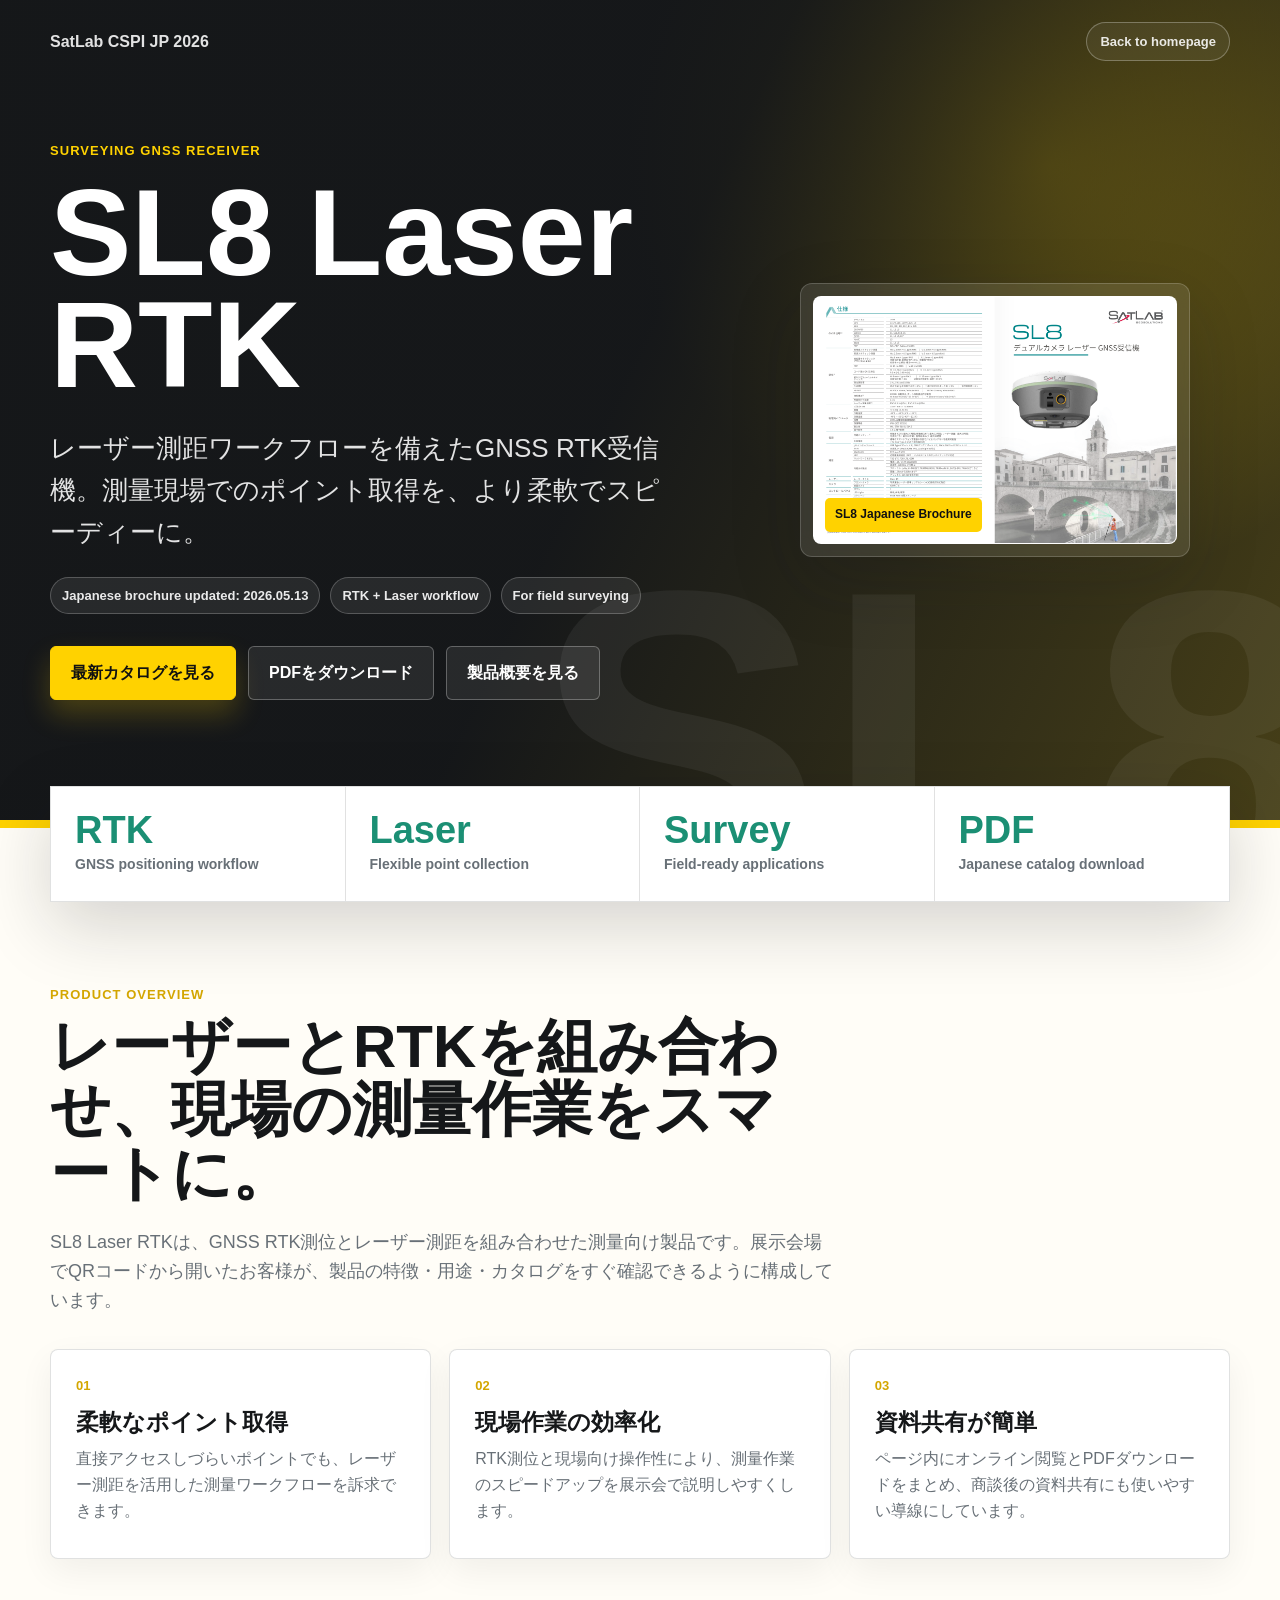
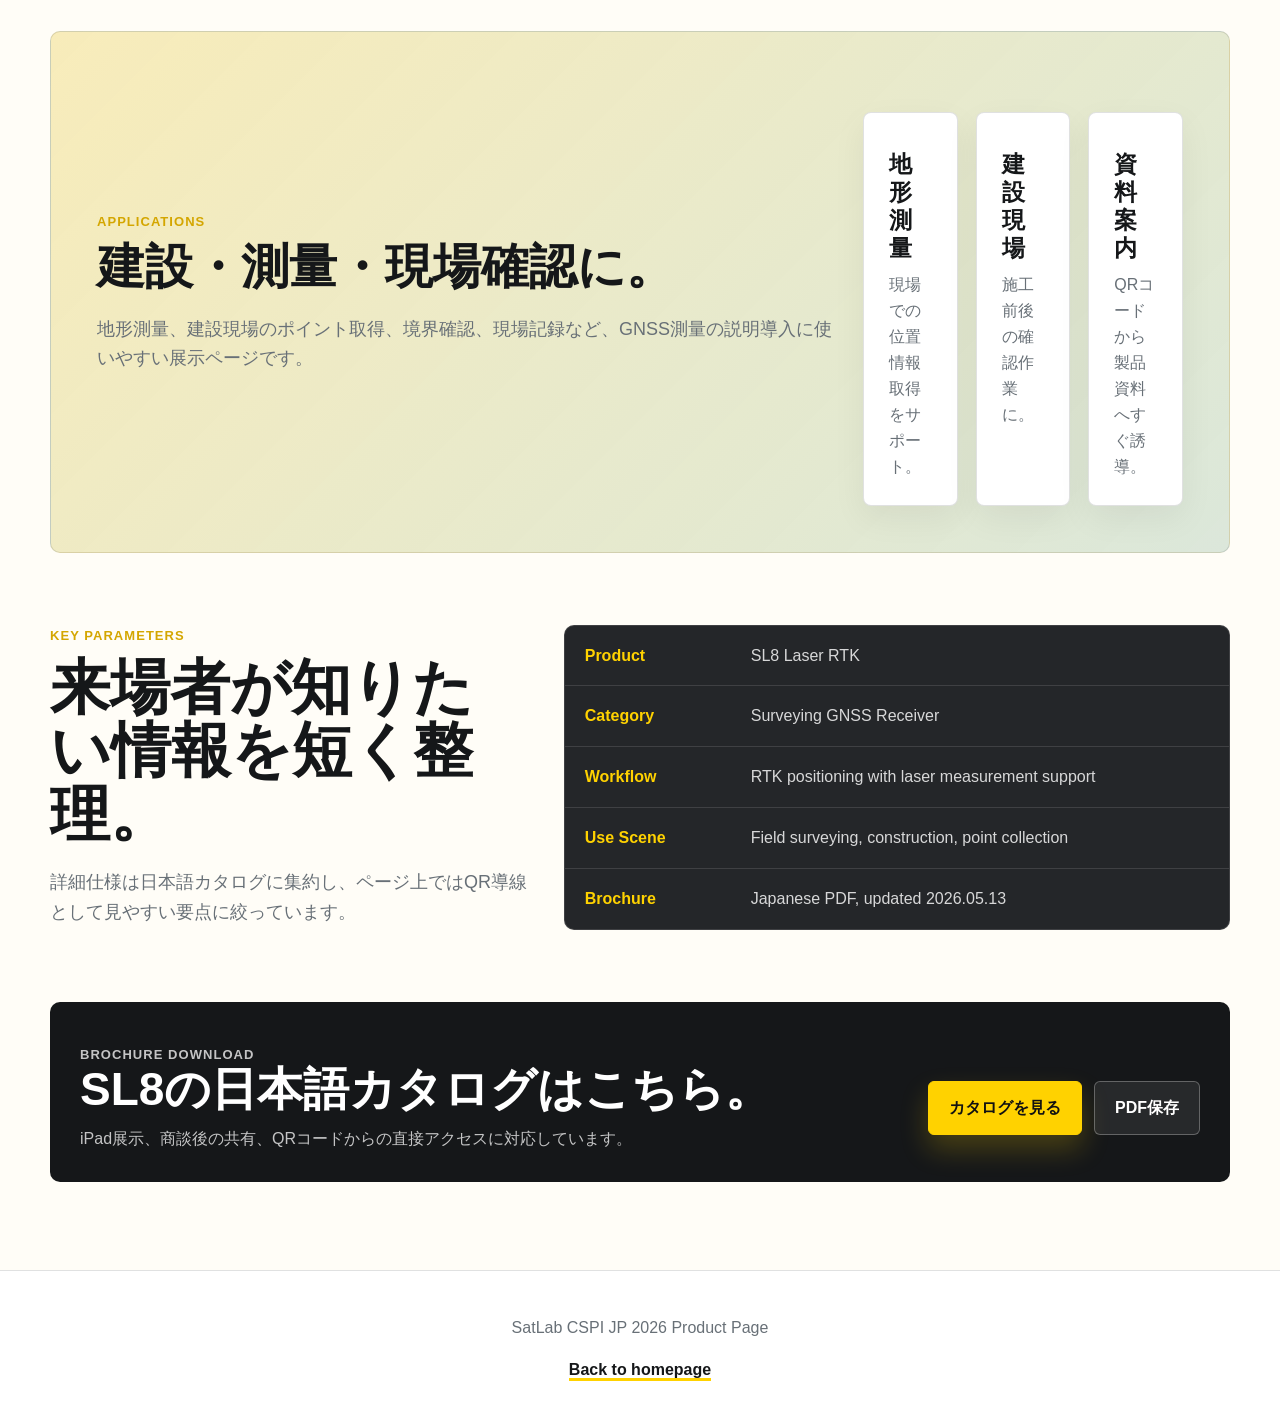
<file: satlab/sl8-laser-rtk/index.html>
<!doctype html>
<html lang="ja">
<head>
  <meta charset="utf-8">
  <meta name="viewport" content="width=device-width, initial-scale=1">
  <meta name="description" content="SL8 Laser RTK product page and brochure for SatLab CSPI JP 2026.">
  <title>SL8 Laser RTK | SatLab CSPI JP 2026</title>
  <style>
    :root {
      color-scheme: light;
      --yellow: #ffd200;
      --yellow-deep: #d4a600;
      --ink: #151719;
      --dark: #242629;
      --muted: #687077;
      --line: rgba(21, 23, 25, .13);
      --soft: #f6f3e8;
      --paper: #fffdf7;
      --green: #1b8f74;
      --white: #ffffff;
      --shadow: 0 24px 70px rgba(20, 22, 25, .18);
    }
    * { box-sizing: border-box; }
    html { scroll-behavior: smooth; }
    body {
      margin: 0;
      color: var(--ink);
      background: var(--paper);
      font-family: Arial, "Helvetica Neue", sans-serif;
      line-height: 1.62;
    }
    a { color: inherit; text-decoration: none; }
    img { max-width: 100%; display: block; }
    .hero {
      min-height: 92svh;
      display: grid;
      align-items: center;
      position: relative;
      overflow: hidden;
      background:
        linear-gradient(115deg, rgba(21, 23, 25, .94) 0%, rgba(21, 23, 25, .86) 48%, rgba(255, 210, 0, .2) 100%),
        radial-gradient(circle at 82% 20%, rgba(255, 210, 0, .42), transparent 34%),
        #181a1d;
      color: var(--white);
    }
    .hero::before {
      content: "SL8";
      position: absolute;
      right: -4vw;
      bottom: -7vw;
      color: rgba(255, 255, 255, .055);
      font-size: clamp(170px, 34vw, 520px);
      font-weight: 900;
      line-height: .8;
    }
    .hero::after {
      content: "";
      position: absolute;
      left: 0;
      right: 0;
      bottom: 0;
      height: 8px;
      background: var(--yellow);
    }
    .nav {
      position: absolute;
      inset: 0 0 auto;
      z-index: 2;
      width: min(1180px, calc(100% - 36px));
      margin: 0 auto;
      padding: 22px 0;
      display: flex;
      justify-content: space-between;
      gap: 18px;
      align-items: center;
      color: rgba(255, 255, 255, .88);
      font-weight: 800;
    }
    .nav a {
      border: 1px solid rgba(255, 255, 255, .28);
      border-radius: 999px;
      padding: 8px 13px;
      font-size: 13px;
      background: rgba(255, 255, 255, .06);
    }
    .hero__inner {
      position: relative;
      z-index: 1;
      width: min(1180px, calc(100% - 36px));
      margin: 0 auto;
      padding: 104px 0 92px;
      display: grid;
      grid-template-columns: minmax(0, 1fr) minmax(320px, 470px);
      gap: clamp(34px, 6vw, 78px);
      align-items: center;
    }
    .eyebrow {
      margin: 0 0 16px;
      color: var(--yellow);
      font-size: 13px;
      font-weight: 900;
      letter-spacing: .08em;
      text-transform: uppercase;
    }
    h1 {
      margin: 0;
      max-width: 760px;
      font-size: clamp(54px, 10vw, 122px);
      line-height: .92;
      letter-spacing: 0;
    }
    .lead {
      max-width: 700px;
      margin: 26px 0 0;
      color: rgba(255, 255, 255, .88);
      font-size: clamp(18px, 2.1vw, 26px);
    }
    .badges {
      display: flex;
      flex-wrap: wrap;
      gap: 10px;
      margin: 24px 0 0;
    }
    .badge {
      display: inline-flex;
      align-items: center;
      min-height: 34px;
      padding: 7px 11px;
      border-radius: 999px;
      border: 1px solid rgba(255, 255, 255, .22);
      background: rgba(255, 255, 255, .08);
      color: rgba(255, 255, 255, .9);
      font-size: 13px;
      font-weight: 800;
    }
    .actions {
      display: flex;
      flex-wrap: wrap;
      gap: 12px;
      margin-top: 32px;
    }
    .button {
      display: inline-flex;
      min-height: 50px;
      align-items: center;
      justify-content: center;
      border-radius: 6px;
      padding: 13px 20px;
      font-weight: 900;
      border: 1px solid transparent;
      transition: transform 180ms ease, background 180ms ease, border-color 180ms ease;
    }
    .button:hover { transform: translateY(-1px); }
    .button--primary {
      background: var(--yellow);
      color: #111;
      border-color: var(--yellow);
      box-shadow: 0 14px 28px rgba(255, 210, 0, .22);
    }
    .button--ghost {
      color: var(--white);
      border-color: rgba(255, 255, 255, .28);
      background: rgba(255, 255, 255, .08);
    }
    .cover {
      position: relative;
      background: rgba(255, 255, 255, .1);
      border: 1px solid rgba(255, 255, 255, .18);
      border-radius: 12px;
      padding: 12px;
      box-shadow: var(--shadow);
      backdrop-filter: blur(12px);
    }
    .cover img {
      width: 100%;
      border-radius: 8px;
      background: #fff;
      border: 1px solid rgba(255, 255, 255, .22);
    }
    .cover__label {
      position: absolute;
      left: 24px;
      bottom: 24px;
      color: #111;
      background: var(--yellow);
      padding: 7px 10px;
      border-radius: 5px;
      font-size: 12px;
      font-weight: 900;
    }
    .metrics {
      width: min(1180px, calc(100% - 36px));
      margin: -42px auto 0;
      position: relative;
      z-index: 2;
      display: grid;
      grid-template-columns: repeat(4, minmax(0, 1fr));
      background: var(--white);
      border: 1px solid var(--line);
      box-shadow: var(--shadow);
    }
    .metric {
      padding: 24px;
      border-right: 1px solid var(--line);
    }
    .metric:last-child { border-right: 0; }
    .metric strong {
      display: block;
      color: var(--green);
      font-size: clamp(24px, 3.5vw, 38px);
      line-height: 1.05;
    }
    .metric span {
      color: var(--muted);
      font-size: 14px;
      font-weight: 700;
    }
    main {
      width: min(1180px, calc(100% - 36px));
      margin: 0 auto;
      padding: 82px 0 88px;
    }
    .section-kicker {
      margin: 0 0 10px;
      color: var(--yellow-deep);
      font-size: 13px;
      font-weight: 900;
      letter-spacing: .08em;
      text-transform: uppercase;
    }
    h2 {
      margin: 0;
      max-width: 780px;
      font-size: clamp(34px, 5vw, 60px);
      line-height: 1.06;
    }
    .intro {
      max-width: 790px;
      margin: 22px 0 0;
      color: var(--muted);
      font-size: 18px;
    }
    .feature-grid,
    .scene-grid {
      display: grid;
      grid-template-columns: repeat(3, minmax(0, 1fr));
      gap: 18px;
      margin-top: 34px;
    }
    .card {
      min-height: 210px;
      padding: 25px;
      background: var(--white);
      border: 1px solid var(--line);
      border-radius: 8px;
      box-shadow: 0 12px 34px rgba(20, 22, 25, .06);
    }
    .card__num {
      color: var(--yellow-deep);
      font-weight: 900;
      font-size: 13px;
    }
    .card h3 {
      margin: 12px 0 10px;
      font-size: 23px;
      line-height: 1.22;
    }
    .card p {
      margin: 0;
      color: var(--muted);
    }
    .band {
      margin-top: 72px;
      padding: clamp(26px, 5vw, 46px);
      background:
        linear-gradient(135deg, rgba(255, 210, 0, .2), rgba(27, 143, 116, .12)),
        var(--soft);
      border: 1px solid var(--line);
      border-radius: 10px;
      display: grid;
      grid-template-columns: 1fr 320px;
      gap: 28px;
      align-items: center;
    }
    .band h2 { font-size: clamp(30px, 4vw, 48px); }
    .specs {
      margin-top: 72px;
      display: grid;
      grid-template-columns: minmax(260px, .72fr) 1fr;
      gap: 34px;
      align-items: start;
    }
    .spec-list {
      margin: 0;
      background: var(--dark);
      color: #fff;
      border-radius: 10px;
      overflow: hidden;
      border: 1px solid rgba(255, 255, 255, .12);
    }
    .spec-row {
      display: grid;
      grid-template-columns: 150px 1fr;
      gap: 16px;
      padding: 17px 20px;
      border-bottom: 1px solid rgba(255, 255, 255, .12);
    }
    .spec-row:last-child { border-bottom: 0; }
    .spec-row dt {
      color: var(--yellow);
      font-weight: 900;
    }
    .spec-row dd {
      margin: 0;
      color: rgba(255, 255, 255, .82);
    }
    .download {
      margin-top: 72px;
      padding: 30px;
      border-radius: 10px;
      background: var(--ink);
      color: var(--white);
      display: grid;
      grid-template-columns: 1fr auto;
      gap: 20px;
      align-items: center;
    }
    .download h2 {
      font-size: clamp(28px, 4vw, 46px);
    }
    .download p {
      margin: 12px 0 0;
      color: rgba(255, 255, 255, .75);
    }
    footer {
      border-top: 1px solid var(--line);
      padding: 28px 20px 40px;
      color: var(--muted);
      text-align: center;
      background: var(--white);
    }
    footer a {
      color: var(--ink);
      font-weight: 900;
      border-bottom: 3px solid var(--yellow);
    }
    @media (max-width: 900px) {
      .hero__inner,
      .band,
      .specs,
      .download {
        grid-template-columns: 1fr;
      }
      .hero__inner { padding-top: 96px; }
      .cover { max-width: 560px; }
      .metrics,
      .feature-grid,
      .scene-grid {
        grid-template-columns: 1fr;
      }
      .metric { border-right: 0; border-bottom: 1px solid var(--line); }
      .metric:last-child { border-bottom: 0; }
      .download .actions { margin-top: 4px; }
    }
    @media (max-width: 560px) {
      .nav { align-items: flex-start; }
      .nav a { display: none; }
      .actions,
      .download .actions { display: grid; }
      .button { width: 100%; }
      .spec-row { grid-template-columns: 1fr; gap: 6px; }
    }
  </style>
</head>
<body>
  <section class="hero">
    <nav class="nav" aria-label="Page navigation">
      <div>SatLab CSPI JP 2026</div>
      <a href="../../index.html">Back to homepage</a>
    </nav>
    <div class="hero__inner">
      <div>
        <p class="eyebrow">Surveying GNSS Receiver</p>
        <h1>SL8 Laser RTK</h1>
        <p class="lead">レーザー測距ワークフローを備えたGNSS RTK受信機。測量現場でのポイント取得を、より柔軟でスピーディーに。</p>
        <div class="badges" aria-label="Highlights">
          <span class="badge">Japanese brochure updated: 2026.05.13</span>
          <span class="badge">RTK + Laser workflow</span>
          <span class="badge">For field surveying</span>
        </div>
        <div class="actions">
          <a class="button button--primary" href="brochure.pdf" target="_blank" rel="noopener">最新カタログを見る</a>
          <a class="button button--ghost" href="brochure.pdf" download>PDFをダウンロード</a>
          <a class="button button--ghost" href="#details">製品概要を見る</a>
        </div>
      </div>
      <figure class="cover">
        <img src="sl8-brochure-cover.png" alt="SL8 Laser RTK Japanese brochure preview">
        <figcaption class="cover__label">SL8 Japanese Brochure</figcaption>
      </figure>
    </div>
  </section>

  <section class="metrics" aria-label="Product key points">
    <article class="metric"><strong>RTK</strong><span>GNSS positioning workflow</span></article>
    <article class="metric"><strong>Laser</strong><span>Flexible point collection</span></article>
    <article class="metric"><strong>Survey</strong><span>Field-ready applications</span></article>
    <article class="metric"><strong>PDF</strong><span>Japanese catalog download</span></article>
  </section>

  <main id="details">
    <p class="section-kicker">Product Overview</p>
    <h2>レーザーとRTKを組み合わせ、現場の測量作業をスマートに。</h2>
    <p class="intro">SL8 Laser RTKは、GNSS RTK測位とレーザー測距を組み合わせた測量向け製品です。展示会場でQRコードから開いたお客様が、製品の特徴・用途・カタログをすぐ確認できるように構成しています。</p>

    <section class="feature-grid" aria-label="Core selling points">
      <article class="card">
        <div class="card__num">01</div>
        <h3>柔軟なポイント取得</h3>
        <p>直接アクセスしづらいポイントでも、レーザー測距を活用した測量ワークフローを訴求できます。</p>
      </article>
      <article class="card">
        <div class="card__num">02</div>
        <h3>現場作業の効率化</h3>
        <p>RTK測位と現場向け操作性により、測量作業のスピードアップを展示会で説明しやすくします。</p>
      </article>
      <article class="card">
        <div class="card__num">03</div>
        <h3>資料共有が簡単</h3>
        <p>ページ内にオンライン閲覧とPDFダウンロードをまとめ、商談後の資料共有にも使いやすい導線にしています。</p>
      </article>
    </section>

    <section class="band" aria-label="Applications">
      <div>
        <p class="section-kicker">Applications</p>
        <h2>建設・測量・現場確認に。</h2>
        <p class="intro">地形測量、建設現場のポイント取得、境界確認、現場記録など、GNSS測量の説明導入に使いやすい展示ページです。</p>
      </div>
      <div class="scene-grid" aria-label="Application scenes">
        <article class="card"><h3>地形測量</h3><p>現場での位置情報取得をサポート。</p></article>
        <article class="card"><h3>建設現場</h3><p>施工前後の確認作業に。</p></article>
        <article class="card"><h3>資料案内</h3><p>QRコードから製品資料へすぐ誘導。</p></article>
      </div>
    </section>

    <section class="specs" aria-label="Key parameters">
      <div>
        <p class="section-kicker">Key Parameters</p>
        <h2>来場者が知りたい情報を短く整理。</h2>
        <p class="intro">詳細仕様は日本語カタログに集約し、ページ上ではQR導線として見やすい要点に絞っています。</p>
      </div>
      <dl class="spec-list">
        <div class="spec-row"><dt>Product</dt><dd>SL8 Laser RTK</dd></div>
        <div class="spec-row"><dt>Category</dt><dd>Surveying GNSS Receiver</dd></div>
        <div class="spec-row"><dt>Workflow</dt><dd>RTK positioning with laser measurement support</dd></div>
        <div class="spec-row"><dt>Use Scene</dt><dd>Field surveying, construction, point collection</dd></div>
        <div class="spec-row"><dt>Brochure</dt><dd>Japanese PDF, updated 2026.05.13</dd></div>
      </dl>
    </section>

    <section class="download" aria-label="Brochure download">
      <div>
        <p class="section-kicker">Brochure Download</p>
        <h2>SL8の日本語カタログはこちら。</h2>
        <p>iPad展示、商談後の共有、QRコードからの直接アクセスに対応しています。</p>
      </div>
      <div class="actions">
        <a class="button button--primary" href="brochure.pdf" target="_blank" rel="noopener">カタログを見る</a>
        <a class="button button--ghost" href="brochure.pdf" download>PDF保存</a>
      </div>
    </section>
  </main>

  <footer>
    <p>SatLab CSPI JP 2026 Product Page</p>
    <a href="../../index.html">Back to homepage</a>
  </footer>
</body>
</html>
</file>
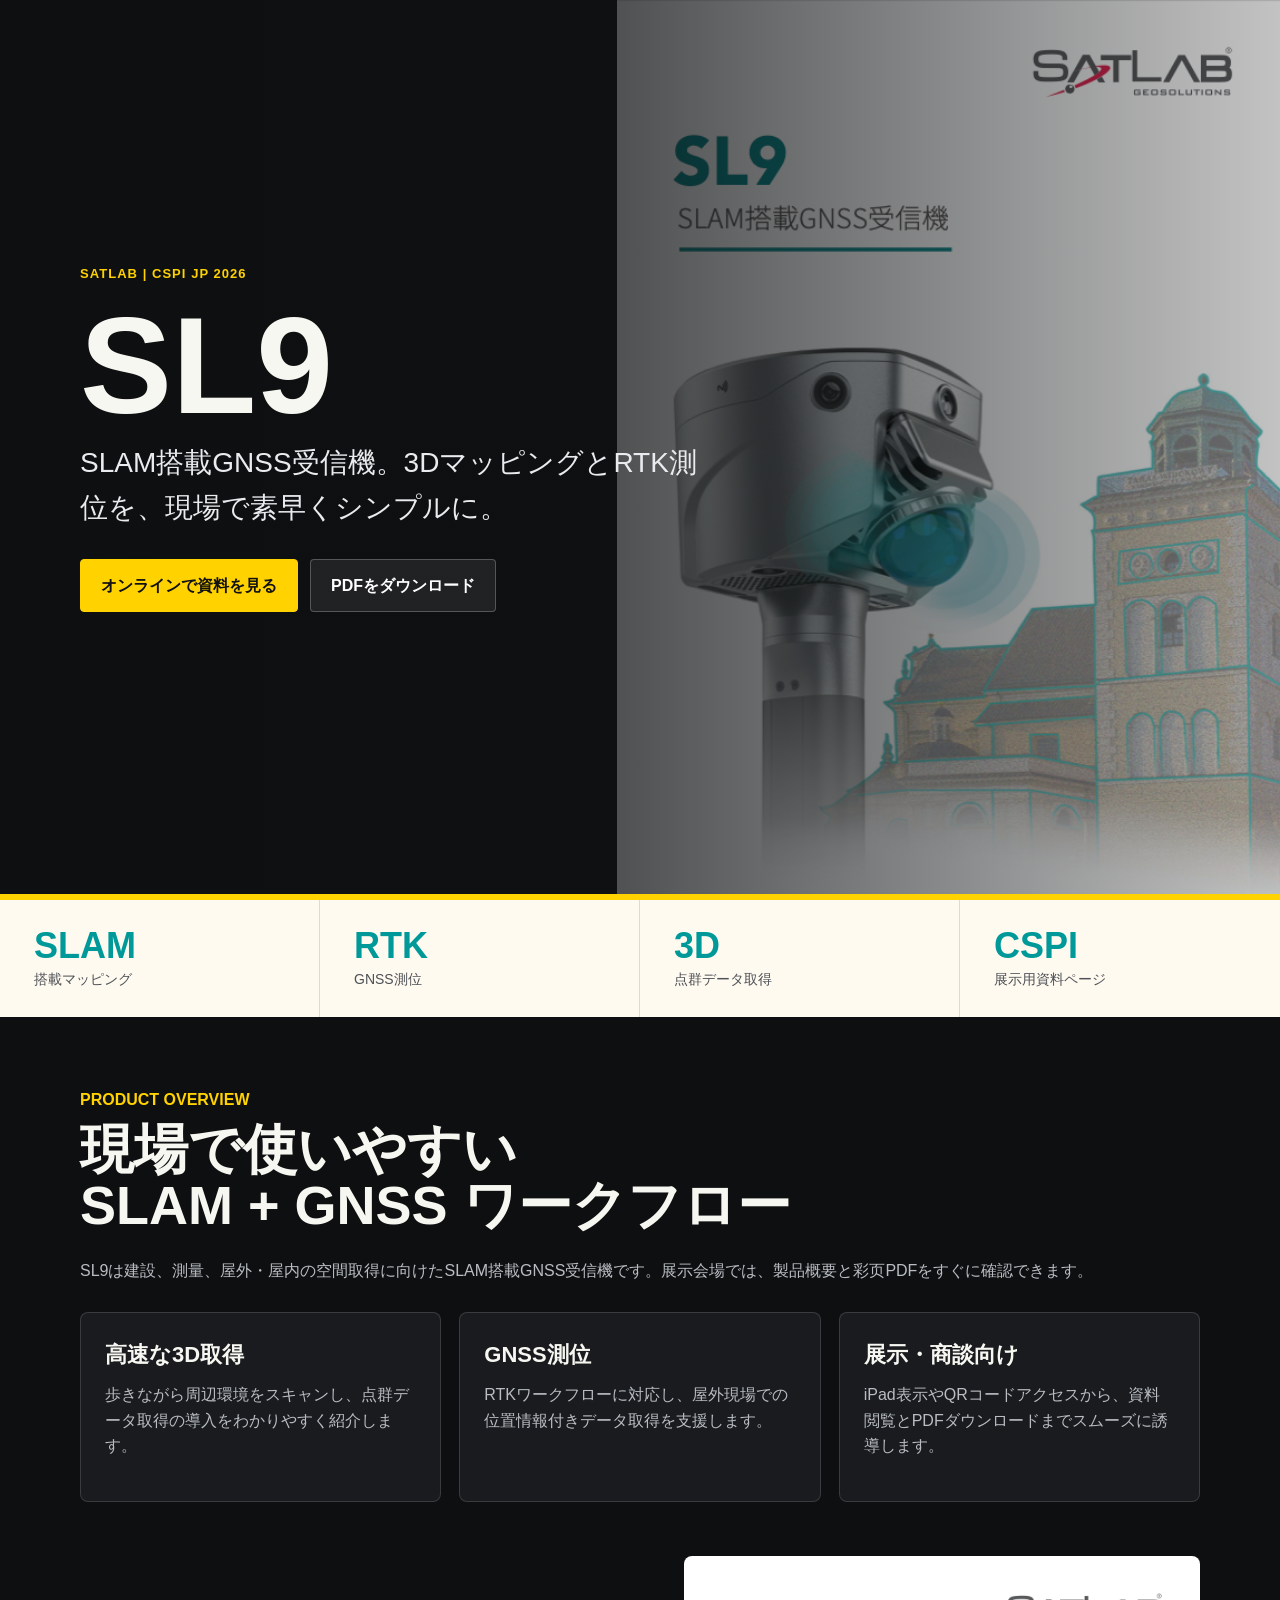
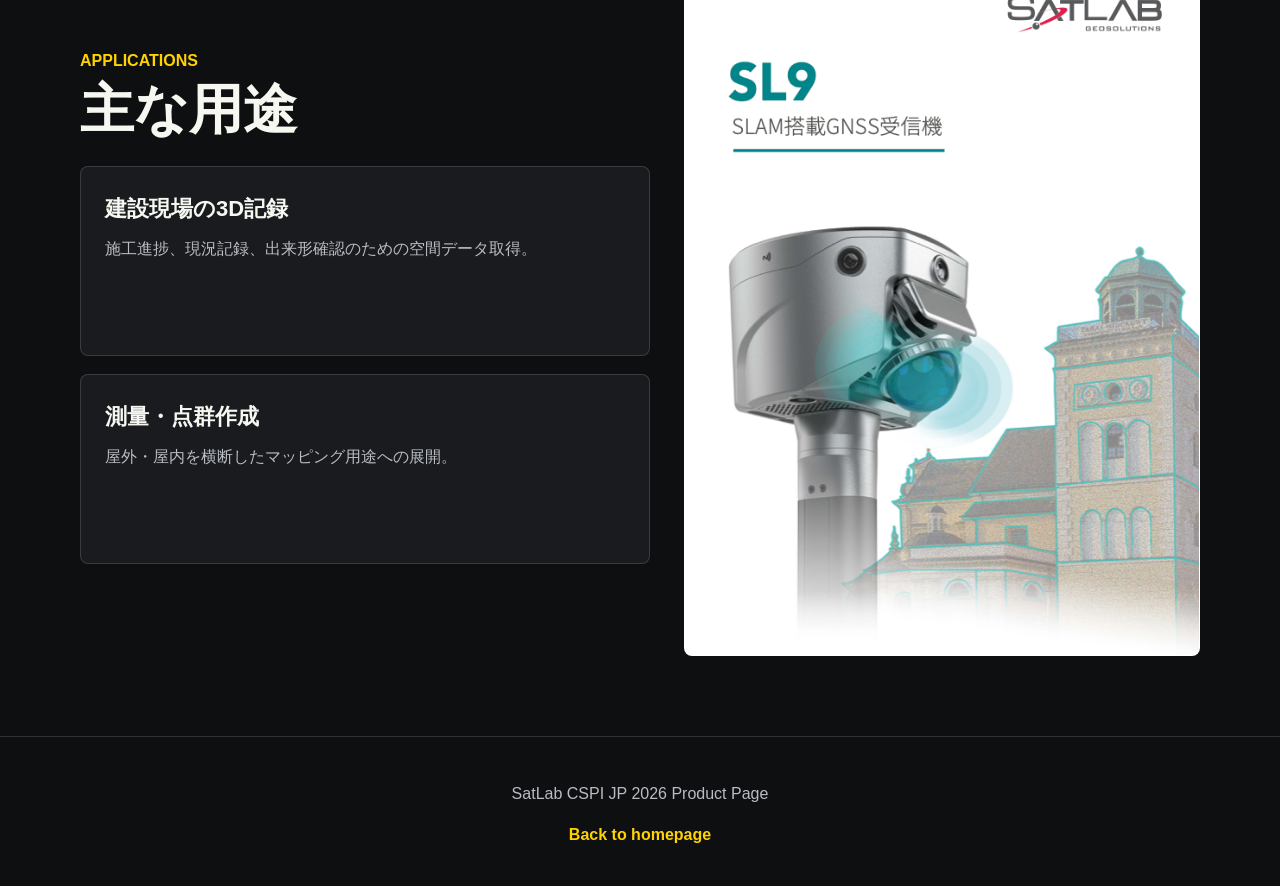
<file: satlab/sl9-slam-rtk/index.html>
<!doctype html>
<html lang="ja">
  <head>
    <meta charset="utf-8">
    <meta name="viewport" content="width=device-width, initial-scale=1">
    <meta name="description" content="SL9 SLAM RTK product page for SatLab CSPI JP 2026.">
    <title>SL9 SLAM RTK | SatLab CSPI JP 2026</title>
    <style>
      :root {
        color-scheme: dark;
        --yellow: #ffd200;
        --teal: #009999;
        --ink: #101112;
        --panel: #191b1e;
        --line: rgba(255,255,255,.14);
        --text: #f7f7f2;
        --muted: #b9bdc3;
      }
      * { box-sizing: border-box; }
      body {
        margin: 0;
        font-family: Arial, "Helvetica Neue", sans-serif;
        color: var(--text);
        background: #0d0f10;
        line-height: 1.6;
      }
      a { color: inherit; }
      .hero {
        min-height: 100svh;
        display: grid;
        align-items: center;
        position: relative;
        overflow: hidden;
        background: var(--ink);
      }
      .hero::before {
        content: "";
        position: absolute;
        inset: 0;
        background:
          linear-gradient(90deg, rgba(13,15,16,.96) 0%, rgba(13,15,16,.78) 42%, rgba(13,15,16,.25) 100%),
          url("cover.png") right center / contain no-repeat;
      }
      .hero::after {
        content: "";
        position: absolute;
        left: 0;
        right: 0;
        bottom: 0;
        height: 6px;
        background: var(--yellow);
      }
      .hero-inner {
        position: relative;
        width: min(1120px, calc(100% - 40px));
        margin: 0 auto;
        padding: 72px 0 96px;
      }
      .eyebrow {
        color: var(--yellow);
        font-weight: 800;
        letter-spacing: .08em;
        text-transform: uppercase;
        font-size: 13px;
      }
      h1 {
        margin: 18px 0 12px;
        font-size: clamp(56px, 12vw, 138px);
        line-height: .92;
        letter-spacing: 0;
        max-width: 680px;
      }
      .lead {
        max-width: 620px;
        color: #e9ecef;
        font-size: clamp(18px, 2.4vw, 28px);
        margin: 0 0 28px;
      }
      .actions {
        display: flex;
        gap: 12px;
        flex-wrap: wrap;
        margin-top: 28px;
      }
      .button {
        display: inline-flex;
        align-items: center;
        justify-content: center;
        min-height: 48px;
        padding: 13px 20px;
        border-radius: 4px;
        text-decoration: none;
        font-weight: 800;
        border: 1px solid rgba(255,255,255,.24);
      }
      .button.primary { background: var(--yellow); color: #111; border-color: var(--yellow); }
      .button.secondary { background: rgba(255,255,255,.08); color: #fff; }
      .stats {
        display: grid;
        grid-template-columns: repeat(4, minmax(0, 1fr));
        background: #fffaf0;
        color: #111;
      }
      .stat {
        padding: 26px clamp(18px, 3vw, 34px);
        border-right: 1px solid rgba(0,0,0,.12);
      }
      .stat:last-child { border-right: 0; }
      .stat strong {
        display: block;
        color: var(--teal);
        font-size: clamp(24px, 4vw, 36px);
        line-height: 1.1;
      }
      .stat span { color: #4d5156; font-size: 14px; }
      main {
        width: min(1120px, calc(100% - 40px));
        margin: 0 auto;
        padding: 70px 0 80px;
      }
      .section-kicker {
        color: var(--yellow);
        font-weight: 800;
        margin-bottom: 8px;
      }
      h2 {
        margin: 0 0 24px;
        font-size: clamp(30px, 5vw, 54px);
        line-height: 1.05;
      }
      .grid {
        display: grid;
        grid-template-columns: repeat(3, minmax(0, 1fr));
        gap: 18px;
        margin: 28px 0 54px;
      }
      .card {
        background: var(--panel);
        border: 1px solid var(--line);
        border-radius: 8px;
        padding: 24px;
        min-height: 190px;
      }
      .card h3 { margin: 0 0 10px; font-size: 22px; }
      .card p { color: var(--muted); margin: 0; }
      .split {
        display: grid;
        grid-template-columns: 1.05fr .95fr;
        gap: 34px;
        align-items: center;
      }
      .visual {
        background: #fff;
        border-radius: 8px;
        overflow: hidden;
        border: 1px solid var(--line);
      }
      .visual img { display: block; width: 100%; height: auto; }
      .note {
        color: var(--muted);
        margin-bottom: 28px;
      }
      footer {
        border-top: 1px solid var(--line);
        padding: 28px 20px 38px;
        text-align: center;
        color: var(--muted);
      }
      footer a { color: var(--yellow); font-weight: 800; text-decoration: none; }
      @media (max-width: 820px) {
        .hero { min-height: auto; }
        .hero::before {
          background:
            linear-gradient(180deg, rgba(13,15,16,.92) 0%, rgba(13,15,16,.72) 48%, rgba(13,15,16,.96) 100%),
            url("cover.png") center bottom / 90% auto no-repeat;
        }
        .hero-inner { padding: 52px 0 420px; }
        .stats, .grid, .split { grid-template-columns: 1fr; }
        .stat { border-right: 0; border-bottom: 1px solid rgba(0,0,0,.12); }
      }
    </style>
  </head>
  <body>
    <section class="hero">
      <div class="hero-inner">
        <div class="eyebrow">SATLAB | CSPI JP 2026</div>
        <h1>SL9</h1>
        <p class="lead">SLAM搭載GNSS受信機。3DマッピングとRTK測位を、現場で素早くシンプルに。</p>
        <div class="actions" aria-label="Product actions">
          <a class="button primary" href="brochure.pdf" target="_blank" rel="noopener">オンラインで資料を見る</a>
          <a class="button secondary" href="brochure.pdf" download>PDFをダウンロード</a>
        </div>
      </div>
    </section>

    <section class="stats" aria-label="Key specifications">
      <div class="stat"><strong>SLAM</strong><span>搭載マッピング</span></div>
      <div class="stat"><strong>RTK</strong><span>GNSS測位</span></div>
      <div class="stat"><strong>3D</strong><span>点群データ取得</span></div>
      <div class="stat"><strong>CSPI</strong><span>展示用資料ページ</span></div>
    </section>

    <main>
      <div class="section-kicker">PRODUCT OVERVIEW</div>
      <h2>現場で使いやすい<br>SLAM + GNSS ワークフロー</h2>
      <p class="note">SL9は建設、測量、屋外・屋内の空間取得に向けたSLAM搭載GNSS受信機です。展示会場では、製品概要と彩页PDFをすぐに確認できます。</p>

      <div class="grid">
        <article class="card">
          <h3>高速な3D取得</h3>
          <p>歩きながら周辺環境をスキャンし、点群データ取得の導入をわかりやすく紹介します。</p>
        </article>
        <article class="card">
          <h3>GNSS測位</h3>
          <p>RTKワークフローに対応し、屋外現場での位置情報付きデータ取得を支援します。</p>
        </article>
        <article class="card">
          <h3>展示・商談向け</h3>
          <p>iPad表示やQRコードアクセスから、資料閲覧とPDFダウンロードまでスムーズに誘導します。</p>
        </article>
      </div>

      <div class="split">
        <div>
          <div class="section-kicker">APPLICATIONS</div>
          <h2>主な用途</h2>
          <div class="grid" style="grid-template-columns:1fr; margin-bottom:0;">
            <article class="card"><h3>建設現場の3D記録</h3><p>施工進捗、現況記録、出来形確認のための空間データ取得。</p></article>
            <article class="card"><h3>測量・点群作成</h3><p>屋外・屋内を横断したマッピング用途への展開。</p></article>
          </div>
        </div>
        <div class="visual"><img src="cover.png" alt="SL9 brochure cover"></div>
      </div>
    </main>

    <footer>
      <p>SatLab CSPI JP 2026 Product Page</p>
      <a href="../../index.html">Back to homepage</a>
    </footer>
  </body>
</html>
</file>
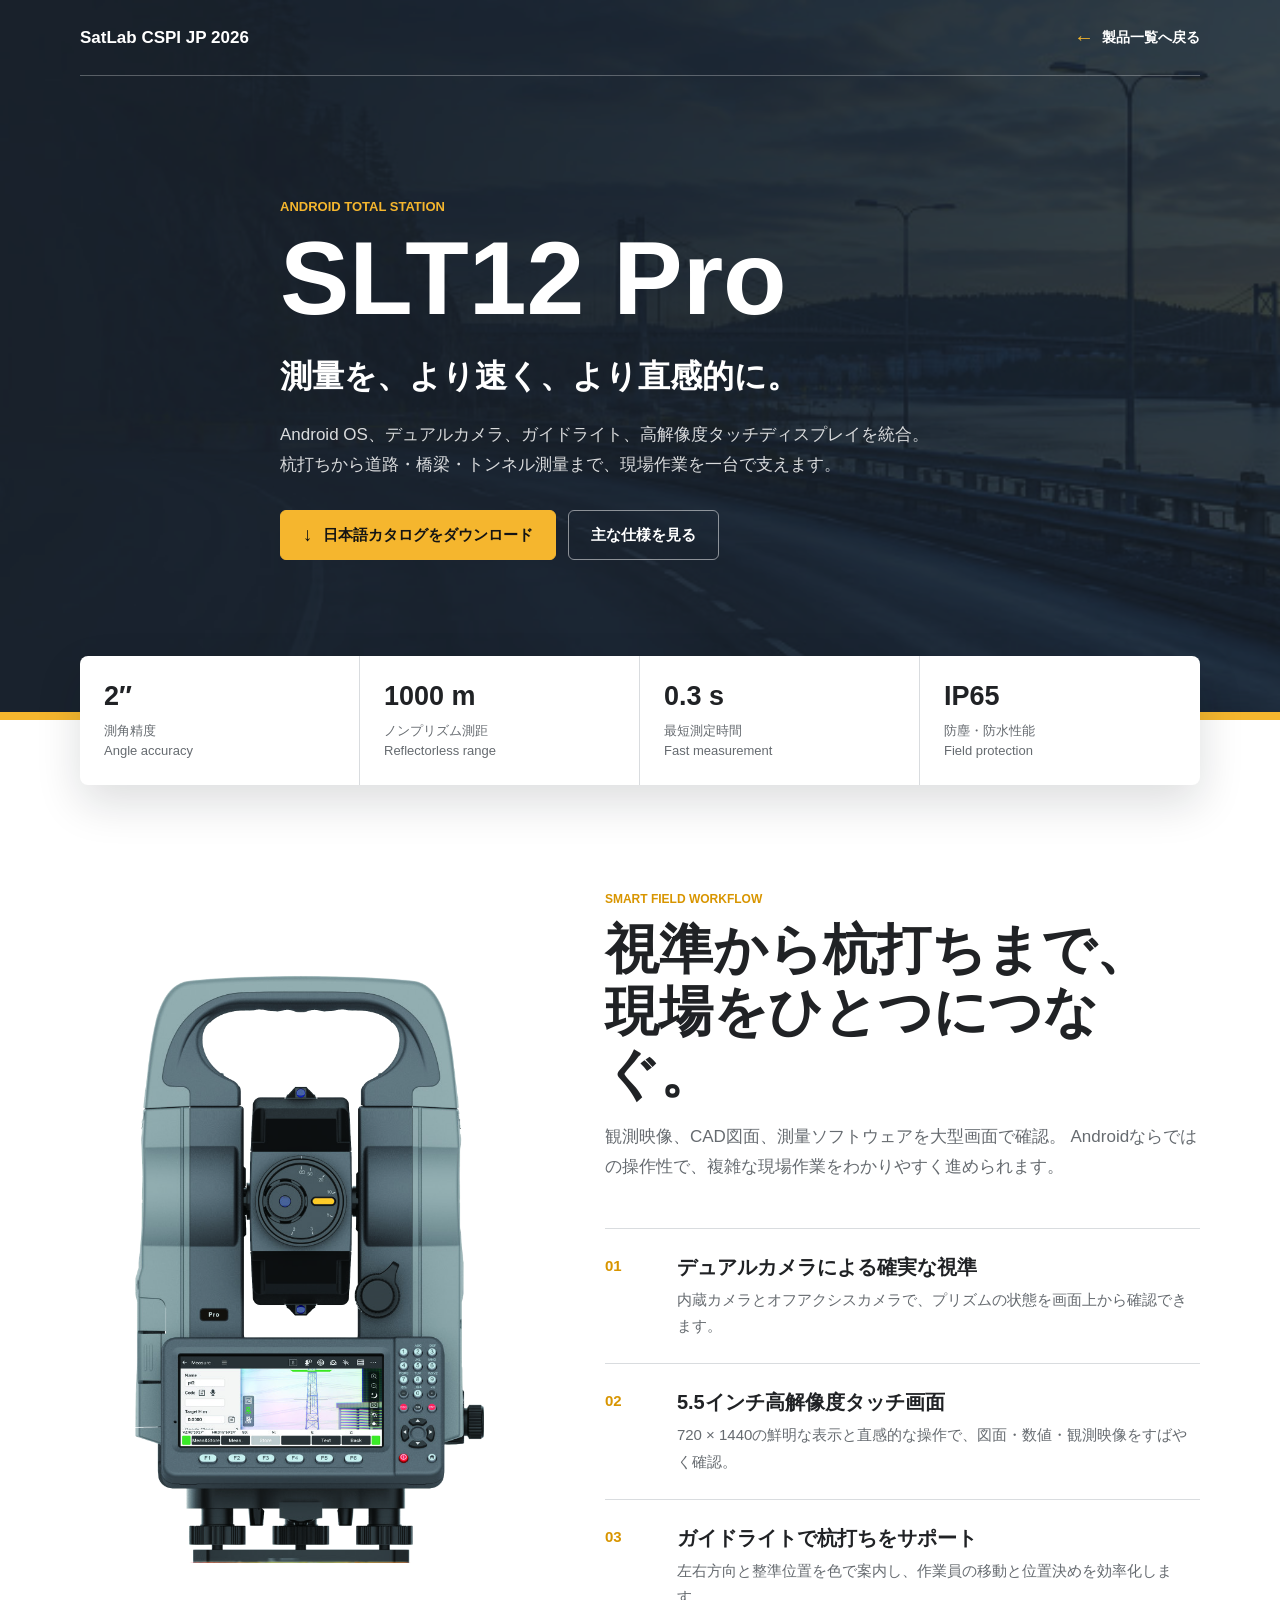
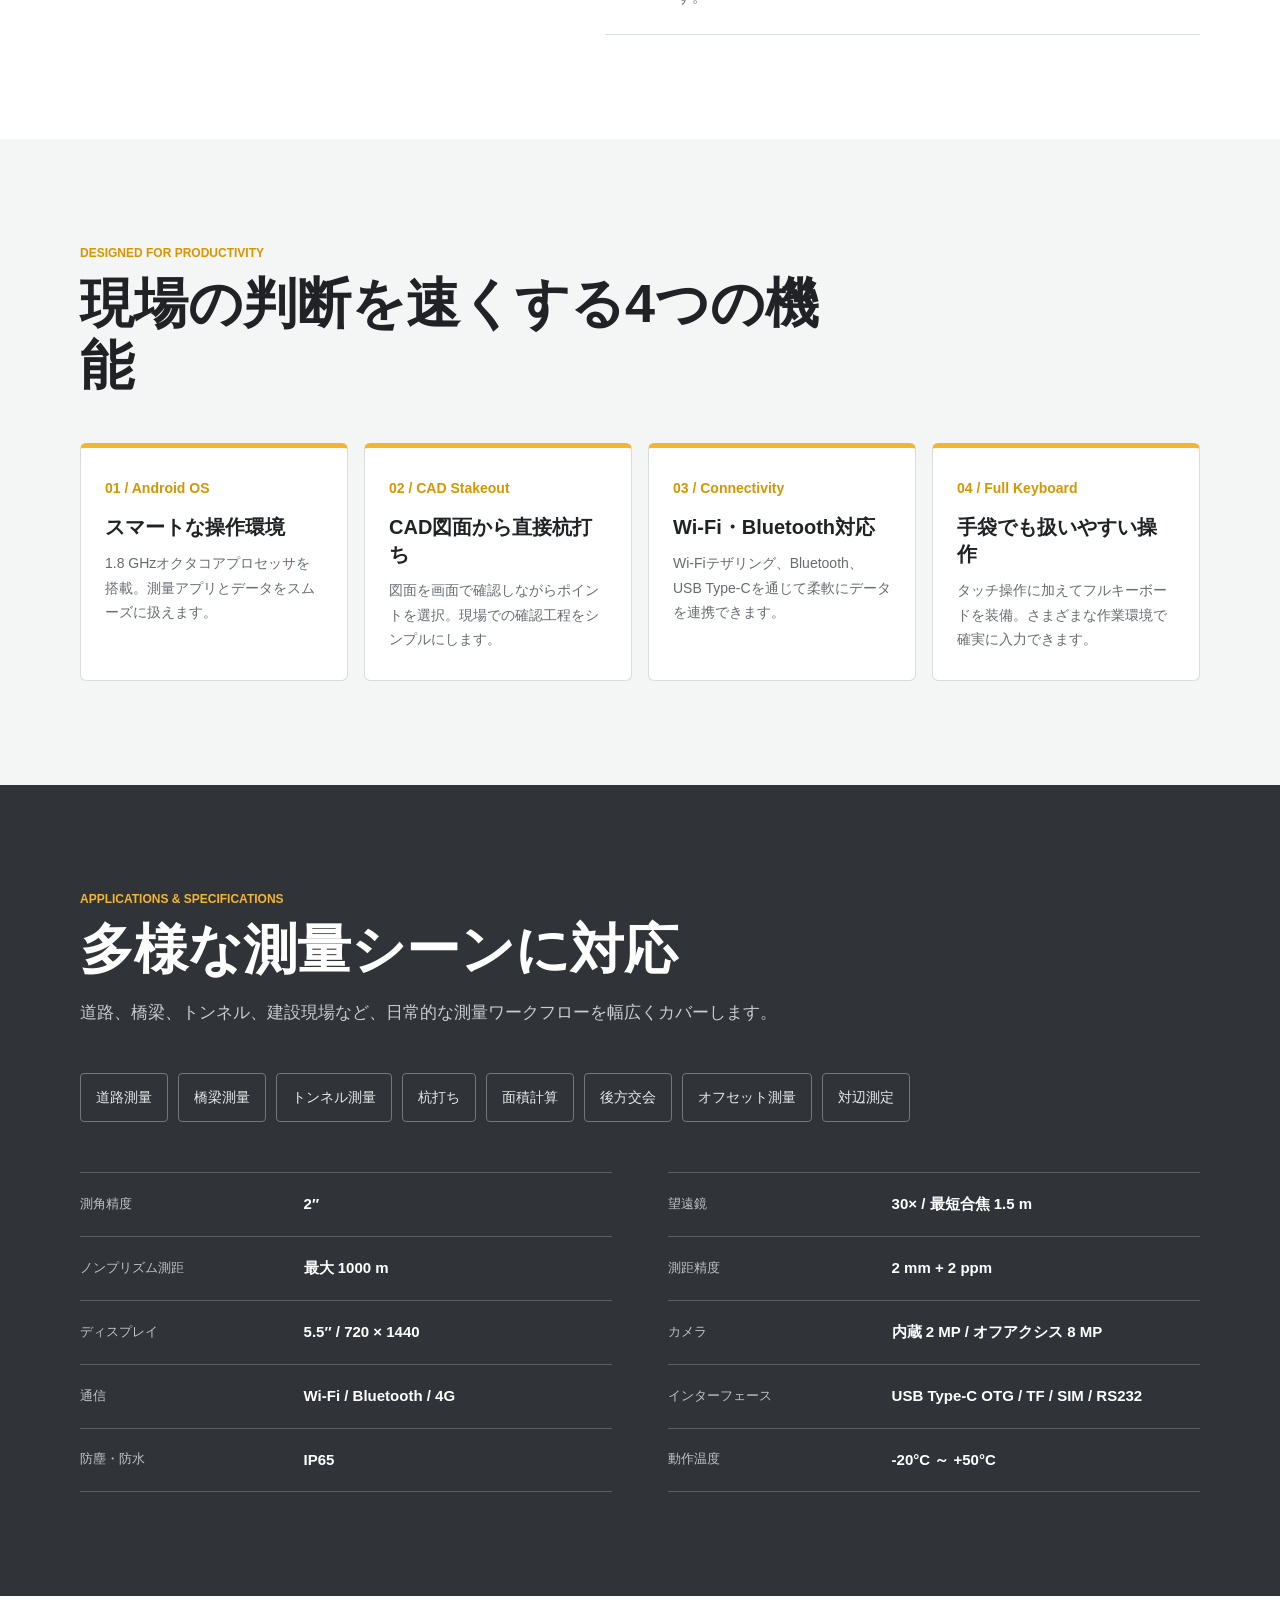
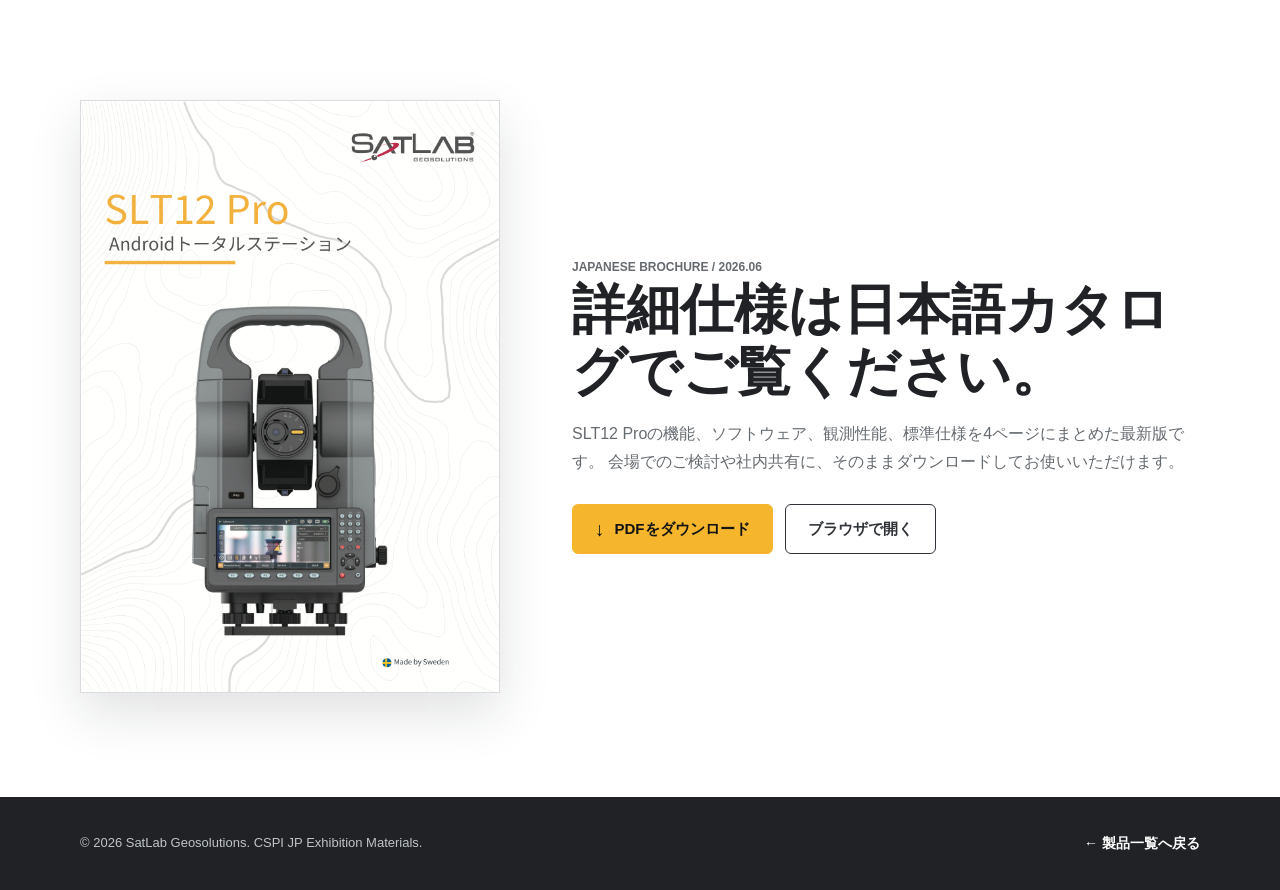
<file: satlab/slt12-android-total-station/index.html>
<!doctype html>
<html lang="ja">
  <head>
    <meta charset="utf-8">
    <meta name="viewport" content="width=device-width, initial-scale=1">
    <meta name="description" content="SatLab SLT12 Pro Android Total Station - CSPI JP 2026 product information and Japanese brochure.">
    <title>SLT12 Pro Total Station | SatLab CSPI JP 2026</title>
    <style>
      :root {
        color-scheme: light;
        --yellow: #f5b62e;
        --yellow-deep: #d89500;
        --ink: #202225;
        --graphite: #303338;
        --muted: #666b70;
        --line: #d9dcdf;
        --soft: #f4f5f5;
        --white: #fff;
      }

      * { box-sizing: border-box; }
      html { scroll-behavior: smooth; }
      body {
        margin: 0;
        color: var(--ink);
        background: var(--white);
        font-family: Arial, "Hiragino Kaku Gothic ProN", "Yu Gothic", Meiryo, sans-serif;
        line-height: 1.75;
      }
      a { color: inherit; }
      img { display: block; max-width: 100%; }
      button, a { -webkit-tap-highlight-color: transparent; }

      .shell {
        width: min(1120px, calc(100% - 40px));
        margin: 0 auto;
      }

      .hero {
        position: relative;
        min-height: 720px;
        color: var(--white);
        background-color: #202b38;
        background-image: url("slt12-pro-field.png");
        background-position: center;
        background-repeat: no-repeat;
        background-size: cover;
        overflow: hidden;
      }
      .hero::before {
        position: absolute;
        inset: 0;
        content: "";
        background: rgba(20, 26, 32, .64);
      }
      .hero::after {
        position: absolute;
        bottom: 0;
        left: 0;
        width: 100%;
        height: 8px;
        content: "";
        background: var(--yellow);
      }
      .nav {
        position: relative;
        z-index: 1;
        display: flex;
        min-height: 76px;
        align-items: center;
        justify-content: space-between;
        border-bottom: 1px solid rgba(255, 255, 255, .28);
      }
      .brand {
        font-size: 17px;
        font-weight: 800;
        text-decoration: none;
      }
      .nav-home {
        display: inline-flex;
        align-items: center;
        gap: 8px;
        font-size: 14px;
        font-weight: 700;
        text-decoration: none;
      }
      .nav-home::before {
        content: "←";
        color: var(--yellow);
        font-size: 20px;
      }
      .hero-content {
        position: relative;
        z-index: 1;
        display: flex;
        min-height: 636px;
        max-width: 720px;
        flex-direction: column;
        justify-content: center;
        padding: 72px 0 104px;
      }
      .eyebrow {
        margin: 0 0 12px;
        color: var(--yellow);
        font-size: 13px;
        font-weight: 800;
        letter-spacing: 0;
        text-transform: uppercase;
      }
      h1 {
        margin: 0;
        font-size: clamp(56px, 9vw, 104px);
        line-height: .92;
        letter-spacing: 0;
      }
      .hero-subtitle {
        margin: 22px 0 0;
        font-size: clamp(21px, 3vw, 32px);
        font-weight: 700;
      }
      .hero-copy {
        max-width: 650px;
        margin: 16px 0 0;
        color: rgba(255, 255, 255, .84);
        font-size: 17px;
      }
      .actions {
        display: flex;
        flex-wrap: wrap;
        gap: 12px;
        margin-top: 30px;
      }
      .button {
        display: inline-flex;
        min-height: 50px;
        align-items: center;
        justify-content: center;
        gap: 10px;
        padding: 0 22px;
        border: 1px solid rgba(255, 255, 255, .5);
        border-radius: 6px;
        color: var(--white);
        font-size: 15px;
        font-weight: 800;
        text-decoration: none;
      }
      .button-primary {
        border-color: var(--yellow);
        color: #141414;
        background: var(--yellow);
      }
      .button-primary::before { content: "↓"; font-size: 19px; }
      .button:hover { transform: translateY(-1px); }

      .quick-specs {
        position: relative;
        z-index: 2;
        display: grid;
        margin-top: -64px;
        grid-template-columns: repeat(4, 1fr);
        border-radius: 8px;
        background: var(--white);
        box-shadow: 0 18px 45px rgba(17, 22, 27, .14);
        overflow: hidden;
      }
      .quick-item {
        min-height: 128px;
        padding: 25px 24px;
        border-right: 1px solid var(--line);
      }
      .quick-item:last-child { border-right: 0; }
      .quick-value {
        display: block;
        color: var(--ink);
        font-size: 27px;
        font-weight: 850;
        line-height: 1.15;
      }
      .quick-label {
        display: block;
        margin-top: 9px;
        color: var(--muted);
        font-size: 13px;
        line-height: 1.5;
      }

      .section { padding: 104px 0; }
      .section-soft { background: var(--soft); }
      .section-dark {
        color: var(--white);
        background: var(--graphite);
      }
      .section-heading {
        max-width: 740px;
        margin-bottom: 46px;
      }
      .kicker {
        margin: 0 0 8px;
        color: var(--yellow-deep);
        font-size: 12px;
        font-weight: 850;
        text-transform: uppercase;
      }
      .section-dark .kicker { color: var(--yellow); }
      h2 {
        margin: 0;
        font-size: clamp(32px, 5vw, 54px);
        line-height: 1.15;
        letter-spacing: 0;
      }
      .section-lead {
        margin: 18px 0 0;
        color: var(--muted);
        font-size: 17px;
      }

      .product-focus {
        display: grid;
        grid-template-columns: minmax(290px, .86fr) minmax(0, 1.14fr);
        gap: 76px;
        align-items: center;
      }
      .product-image {
        min-height: 540px;
        object-fit: contain;
        object-position: center;
      }
      .feature-list {
        display: grid;
        gap: 0;
        border-top: 1px solid var(--line);
      }
      .feature {
        display: grid;
        padding: 24px 0;
        grid-template-columns: 54px 1fr;
        gap: 18px;
        border-bottom: 1px solid var(--line);
      }
      .feature-number {
        color: var(--yellow-deep);
        font-size: 15px;
        font-weight: 850;
      }
      .feature h3 {
        margin: 0 0 6px;
        font-size: 20px;
        line-height: 1.4;
      }
      .feature p {
        margin: 0;
        color: var(--muted);
        font-size: 15px;
      }

      .capability-grid {
        display: grid;
        grid-template-columns: repeat(4, 1fr);
        gap: 16px;
      }
      .capability {
        min-height: 238px;
        padding: 28px 24px;
        border: 1px solid var(--line);
        border-top: 5px solid var(--yellow);
        border-radius: 6px;
        background: var(--white);
      }
      .capability strong {
        display: block;
        margin-bottom: 14px;
        color: var(--yellow-deep);
        font-size: 14px;
      }
      .capability h3 {
        margin: 0 0 10px;
        font-size: 20px;
        line-height: 1.35;
      }
      .capability p {
        margin: 0;
        color: var(--muted);
        font-size: 14px;
      }

      .applications {
        display: flex;
        flex-wrap: wrap;
        gap: 10px;
      }
      .application {
        padding: 11px 15px;
        border: 1px solid #73777c;
        border-radius: 4px;
        color: rgba(255, 255, 255, .9);
        font-size: 14px;
      }
      .spec-grid {
        display: grid;
        margin-top: 50px;
        grid-template-columns: repeat(2, 1fr);
        column-gap: 56px;
      }
      .spec-row {
        display: grid;
        min-height: 64px;
        align-items: center;
        grid-template-columns: minmax(130px, .8fr) 1.2fr;
        gap: 18px;
        border-top: 1px solid #5d6166;
      }
      .spec-row:nth-last-child(-n + 2) { border-bottom: 1px solid #5d6166; }
      .spec-name {
        color: #bfc3c7;
        font-size: 13px;
      }
      .spec-value {
        font-size: 15px;
        font-weight: 750;
      }

      .brochure-layout {
        display: grid;
        grid-template-columns: minmax(250px, 420px) minmax(0, 1fr);
        gap: 72px;
        align-items: center;
      }
      .brochure-cover {
        width: 100%;
        border: 1px solid var(--line);
        box-shadow: 0 20px 48px rgba(25, 29, 33, .13);
      }
      .brochure-copy h2 { max-width: 660px; }
      .brochure-copy p {
        max-width: 650px;
        margin: 18px 0 0;
        color: var(--muted);
      }
      .brochure-copy .actions { margin-top: 28px; }
      .brochure-copy .button:not(.button-primary) {
        border-color: var(--graphite);
        color: var(--graphite);
      }

      footer {
        padding: 34px 0;
        color: #bfc3c7;
        background: #202225;
      }
      .footer-row {
        display: flex;
        align-items: center;
        justify-content: space-between;
        gap: 20px;
      }
      .footer-row p { margin: 0; font-size: 13px; }
      .footer-home {
        color: var(--white);
        font-size: 14px;
        font-weight: 800;
        text-decoration: none;
      }

      @media (max-width: 920px) {
        .hero {
          min-height: 680px;
          background-position: 61% center;
        }
        .hero-content {
          max-width: 620px;
          min-height: 604px;
        }
        .quick-specs { grid-template-columns: repeat(2, 1fr); }
        .quick-item:nth-child(2) { border-right: 0; }
        .quick-item:nth-child(-n + 2) { border-bottom: 1px solid var(--line); }
        .product-focus,
        .brochure-layout { grid-template-columns: 1fr; gap: 44px; }
        .product-image {
          width: min(620px, 100%);
          min-height: 0;
          max-height: 620px;
          margin: 0 auto;
        }
        .capability-grid { grid-template-columns: repeat(2, 1fr); }
      }

      @media (max-width: 620px) {
        .shell { width: min(100% - 28px, 1120px); }
        .hero { min-height: 650px; background-position: 58% center; }
        .hero::before { background: rgba(20, 26, 32, .75); }
        .nav { min-height: 66px; }
        .brand { font-size: 14px; }
        .nav-home span { display: none; }
        .hero-content {
          min-height: 576px;
          padding: 58px 0 94px;
        }
        h1 { font-size: 57px; }
        .hero-subtitle { font-size: 22px; }
        .hero-copy { font-size: 15px; }
        .actions { display: grid; grid-template-columns: 1fr; }
        .button { width: 100%; }
        .quick-specs { margin-top: -44px; }
        .quick-item { min-height: 112px; padding: 20px 16px; }
        .quick-value { font-size: 22px; }
        .section { padding: 76px 0; }
        .section-heading { margin-bottom: 32px; }
        .product-focus { gap: 32px; }
        .feature { grid-template-columns: 40px 1fr; gap: 10px; }
        .capability-grid { grid-template-columns: 1fr; }
        .capability { min-height: 0; }
        .spec-grid { grid-template-columns: 1fr; margin-top: 38px; }
        .spec-row:nth-last-child(2) { border-bottom: 0; }
        .spec-row { grid-template-columns: 1fr 1fr; }
        .brochure-layout { gap: 38px; }
        .brochure-cover { width: min(100%, 420px); margin: 0 auto; }
        .footer-row { align-items: flex-start; flex-direction: column; }
      }
    </style>
  </head>
  <body>
    <header class="hero">
      <nav class="nav shell" aria-label="Primary navigation">
        <a class="brand" href="../../index.html">SatLab CSPI JP 2026</a>
        <a class="nav-home" href="../../index.html"><span>製品一覧へ戻る</span></a>
      </nav>
      <div class="hero-content shell">
        <p class="eyebrow">Android Total Station</p>
        <h1>SLT12 Pro</h1>
        <p class="hero-subtitle">測量を、より速く、より直感的に。</p>
        <p class="hero-copy">
          Android OS、デュアルカメラ、ガイドライト、高解像度タッチディスプレイを統合。
          杭打ちから道路・橋梁・トンネル測量まで、現場作業を一台で支えます。
        </p>
        <div class="actions">
          <a class="button button-primary" href="slt12-pro-brochure-20260605.pdf" download>日本語カタログをダウンロード</a>
          <a class="button" href="#specifications">主な仕様を見る</a>
        </div>
      </div>
    </header>

    <main>
      <div class="quick-specs shell" aria-label="SLT12 Pro key specifications">
        <div class="quick-item">
          <span class="quick-value">2″</span>
          <span class="quick-label">測角精度<br>Angle accuracy</span>
        </div>
        <div class="quick-item">
          <span class="quick-value">1000 m</span>
          <span class="quick-label">ノンプリズム測距<br>Reflectorless range</span>
        </div>
        <div class="quick-item">
          <span class="quick-value">0.3 s</span>
          <span class="quick-label">最短測定時間<br>Fast measurement</span>
        </div>
        <div class="quick-item">
          <span class="quick-value">IP65</span>
          <span class="quick-label">防塵・防水性能<br>Field protection</span>
        </div>
      </div>

      <section class="section">
        <div class="shell product-focus">
          <img class="product-image" src="slt12-pro-product.png" alt="SatLab SLT12 Pro Android Total Station">
          <div>
            <div class="section-heading">
              <p class="kicker">Smart Field Workflow</p>
              <h2>視準から杭打ちまで、現場をひとつにつなぐ。</h2>
              <p class="section-lead">
                観測映像、CAD図面、測量ソフトウェアを大型画面で確認。
                Androidならではの操作性で、複雑な現場作業をわかりやすく進められます。
              </p>
            </div>
            <div class="feature-list">
              <article class="feature">
                <span class="feature-number">01</span>
                <div>
                  <h3>デュアルカメラによる確実な視準</h3>
                  <p>内蔵カメラとオフアクシスカメラで、プリズムの状態を画面上から確認できます。</p>
                </div>
              </article>
              <article class="feature">
                <span class="feature-number">02</span>
                <div>
                  <h3>5.5インチ高解像度タッチ画面</h3>
                  <p>720 × 1440の鮮明な表示と直感的な操作で、図面・数値・観測映像をすばやく確認。</p>
                </div>
              </article>
              <article class="feature">
                <span class="feature-number">03</span>
                <div>
                  <h3>ガイドライトで杭打ちをサポート</h3>
                  <p>左右方向と整準位置を色で案内し、作業員の移動と位置決めを効率化します。</p>
                </div>
              </article>
            </div>
          </div>
        </div>
      </section>

      <section class="section section-soft">
        <div class="shell">
          <div class="section-heading">
            <p class="kicker">Designed for Productivity</p>
            <h2>現場の判断を速くする4つの機能</h2>
          </div>
          <div class="capability-grid">
            <article class="capability">
              <strong>01 / Android OS</strong>
              <h3>スマートな操作環境</h3>
              <p>1.8 GHzオクタコアプロセッサを搭載。測量アプリとデータをスムーズに扱えます。</p>
            </article>
            <article class="capability">
              <strong>02 / CAD Stakeout</strong>
              <h3>CAD図面から直接杭打ち</h3>
              <p>図面を画面で確認しながらポイントを選択。現場での確認工程をシンプルにします。</p>
            </article>
            <article class="capability">
              <strong>03 / Connectivity</strong>
              <h3>Wi-Fi・Bluetooth対応</h3>
              <p>Wi-Fiテザリング、Bluetooth、USB Type-Cを通じて柔軟にデータを連携できます。</p>
            </article>
            <article class="capability">
              <strong>04 / Full Keyboard</strong>
              <h3>手袋でも扱いやすい操作</h3>
              <p>タッチ操作に加えてフルキーボードを装備。さまざまな作業環境で確実に入力できます。</p>
            </article>
          </div>
        </div>
      </section>

      <section class="section section-dark" id="specifications">
        <div class="shell">
          <div class="section-heading">
            <p class="kicker">Applications & Specifications</p>
            <h2>多様な測量シーンに対応</h2>
            <p class="section-lead" style="color:#c9cccf">
              道路、橋梁、トンネル、建設現場など、日常的な測量ワークフローを幅広くカバーします。
            </p>
          </div>
          <div class="applications" aria-label="Applications">
            <span class="application">道路測量</span>
            <span class="application">橋梁測量</span>
            <span class="application">トンネル測量</span>
            <span class="application">杭打ち</span>
            <span class="application">面積計算</span>
            <span class="application">後方交会</span>
            <span class="application">オフセット測量</span>
            <span class="application">対辺測定</span>
          </div>
          <div class="spec-grid">
            <div class="spec-row">
              <span class="spec-name">測角精度</span>
              <span class="spec-value">2″</span>
            </div>
            <div class="spec-row">
              <span class="spec-name">望遠鏡</span>
              <span class="spec-value">30× / 最短合焦 1.5 m</span>
            </div>
            <div class="spec-row">
              <span class="spec-name">ノンプリズム測距</span>
              <span class="spec-value">最大 1000 m</span>
            </div>
            <div class="spec-row">
              <span class="spec-name">測距精度</span>
              <span class="spec-value">2 mm + 2 ppm</span>
            </div>
            <div class="spec-row">
              <span class="spec-name">ディスプレイ</span>
              <span class="spec-value">5.5″ / 720 × 1440</span>
            </div>
            <div class="spec-row">
              <span class="spec-name">カメラ</span>
              <span class="spec-value">内蔵 2 MP / オフアクシス 8 MP</span>
            </div>
            <div class="spec-row">
              <span class="spec-name">通信</span>
              <span class="spec-value">Wi-Fi / Bluetooth / 4G</span>
            </div>
            <div class="spec-row">
              <span class="spec-name">インターフェース</span>
              <span class="spec-value">USB Type-C OTG / TF / SIM / RS232</span>
            </div>
            <div class="spec-row">
              <span class="spec-name">防塵・防水</span>
              <span class="spec-value">IP65</span>
            </div>
            <div class="spec-row">
              <span class="spec-name">動作温度</span>
              <span class="spec-value">-20°C ～ +50°C</span>
            </div>
          </div>
        </div>
      </section>

      <section class="section">
        <div class="shell brochure-layout">
          <a href="slt12-pro-brochure-20260605.pdf" target="_blank" aria-label="Open SLT12 Pro Japanese brochure">
            <img class="brochure-cover" src="slt12-pro-cover-20260605.png" alt="SLT12 Pro Japanese brochure cover">
          </a>
          <div class="brochure-copy">
            <p class="kicker">Japanese Brochure / 2026.06</p>
            <h2>詳細仕様は日本語カタログでご覧ください。</h2>
            <p>
              SLT12 Proの機能、ソフトウェア、観測性能、標準仕様を4ページにまとめた最新版です。
              会場でのご検討や社内共有に、そのままダウンロードしてお使いいただけます。
            </p>
            <div class="actions">
              <a class="button button-primary" href="slt12-pro-brochure-20260605.pdf" download>PDFをダウンロード</a>
              <a class="button" href="slt12-pro-brochure-20260605.pdf" target="_blank" rel="noopener">ブラウザで開く</a>
            </div>
          </div>
        </div>
      </section>
    </main>

    <footer>
      <div class="shell footer-row">
        <p>© 2026 SatLab Geosolutions. CSPI JP Exhibition Materials.</p>
        <a class="footer-home" href="../../index.html">← 製品一覧へ戻る</a>
      </div>
    </footer>
  </body>
</html>
</file>
